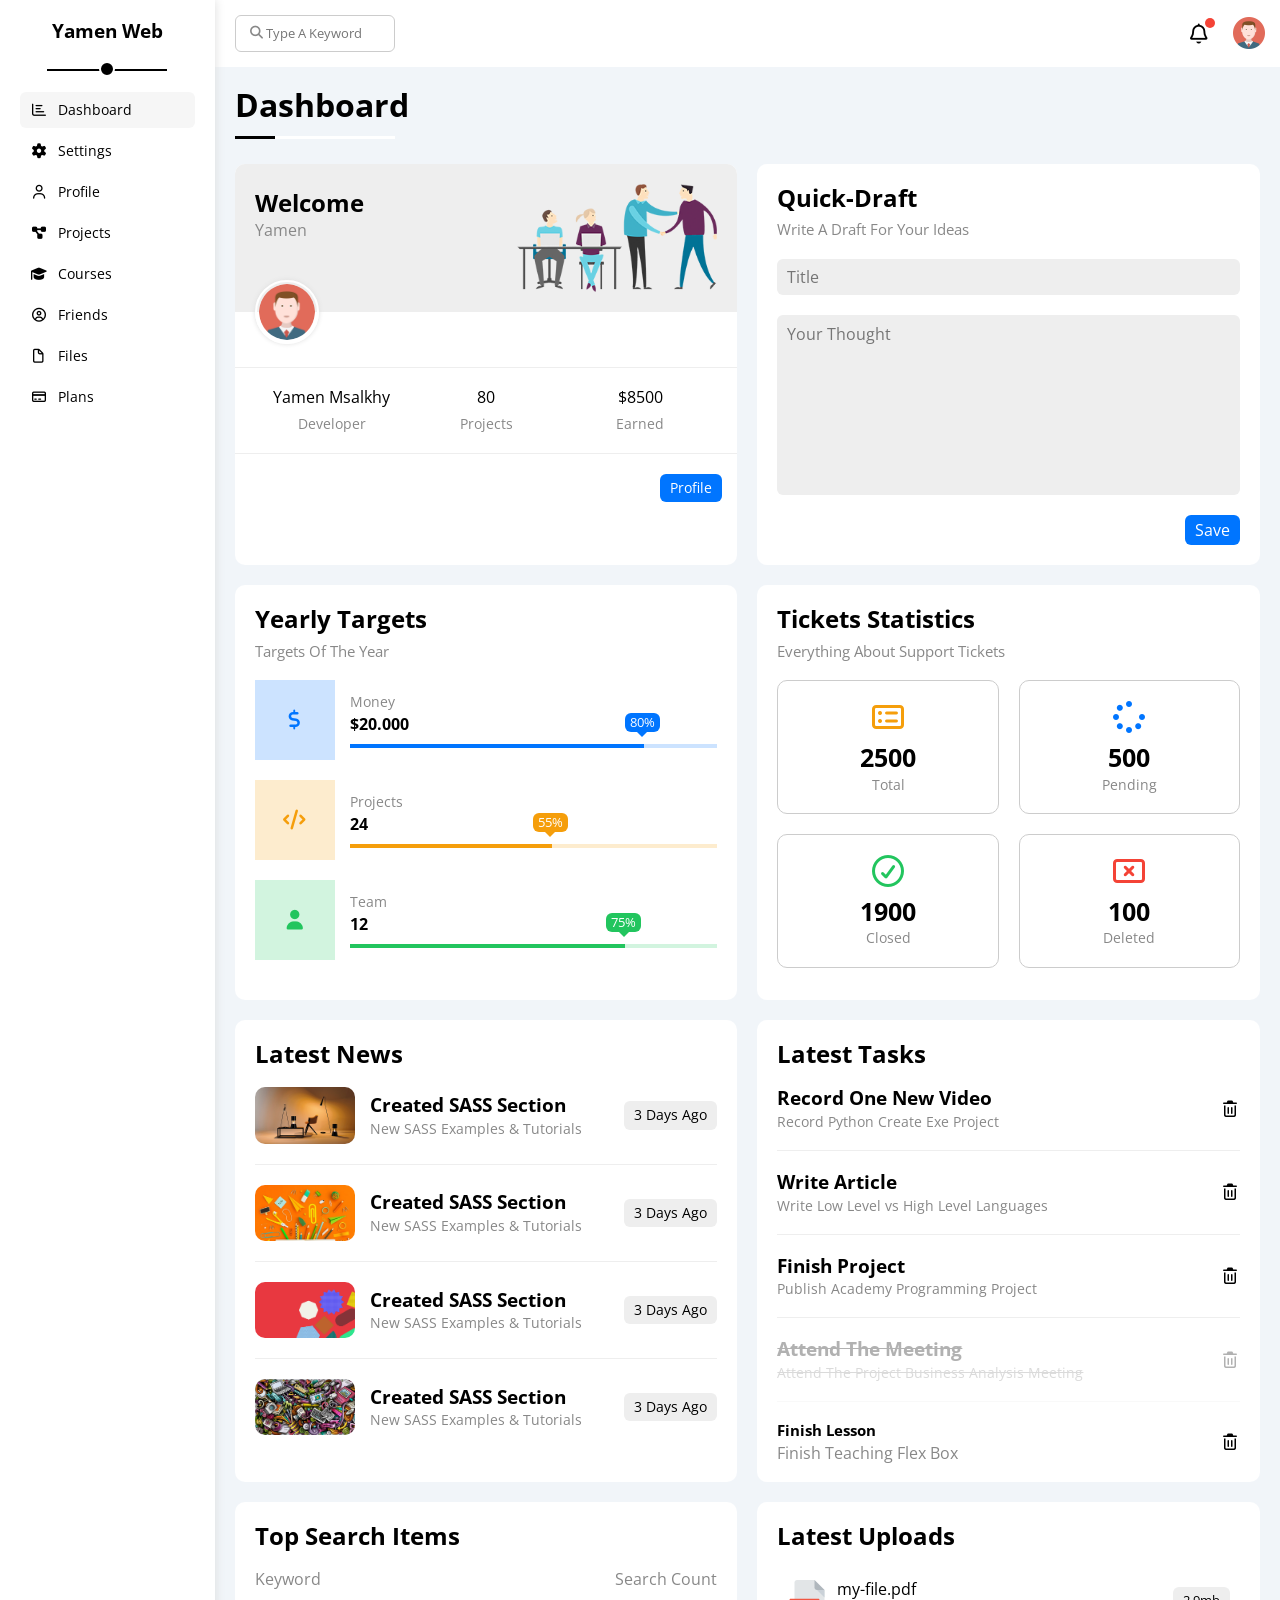
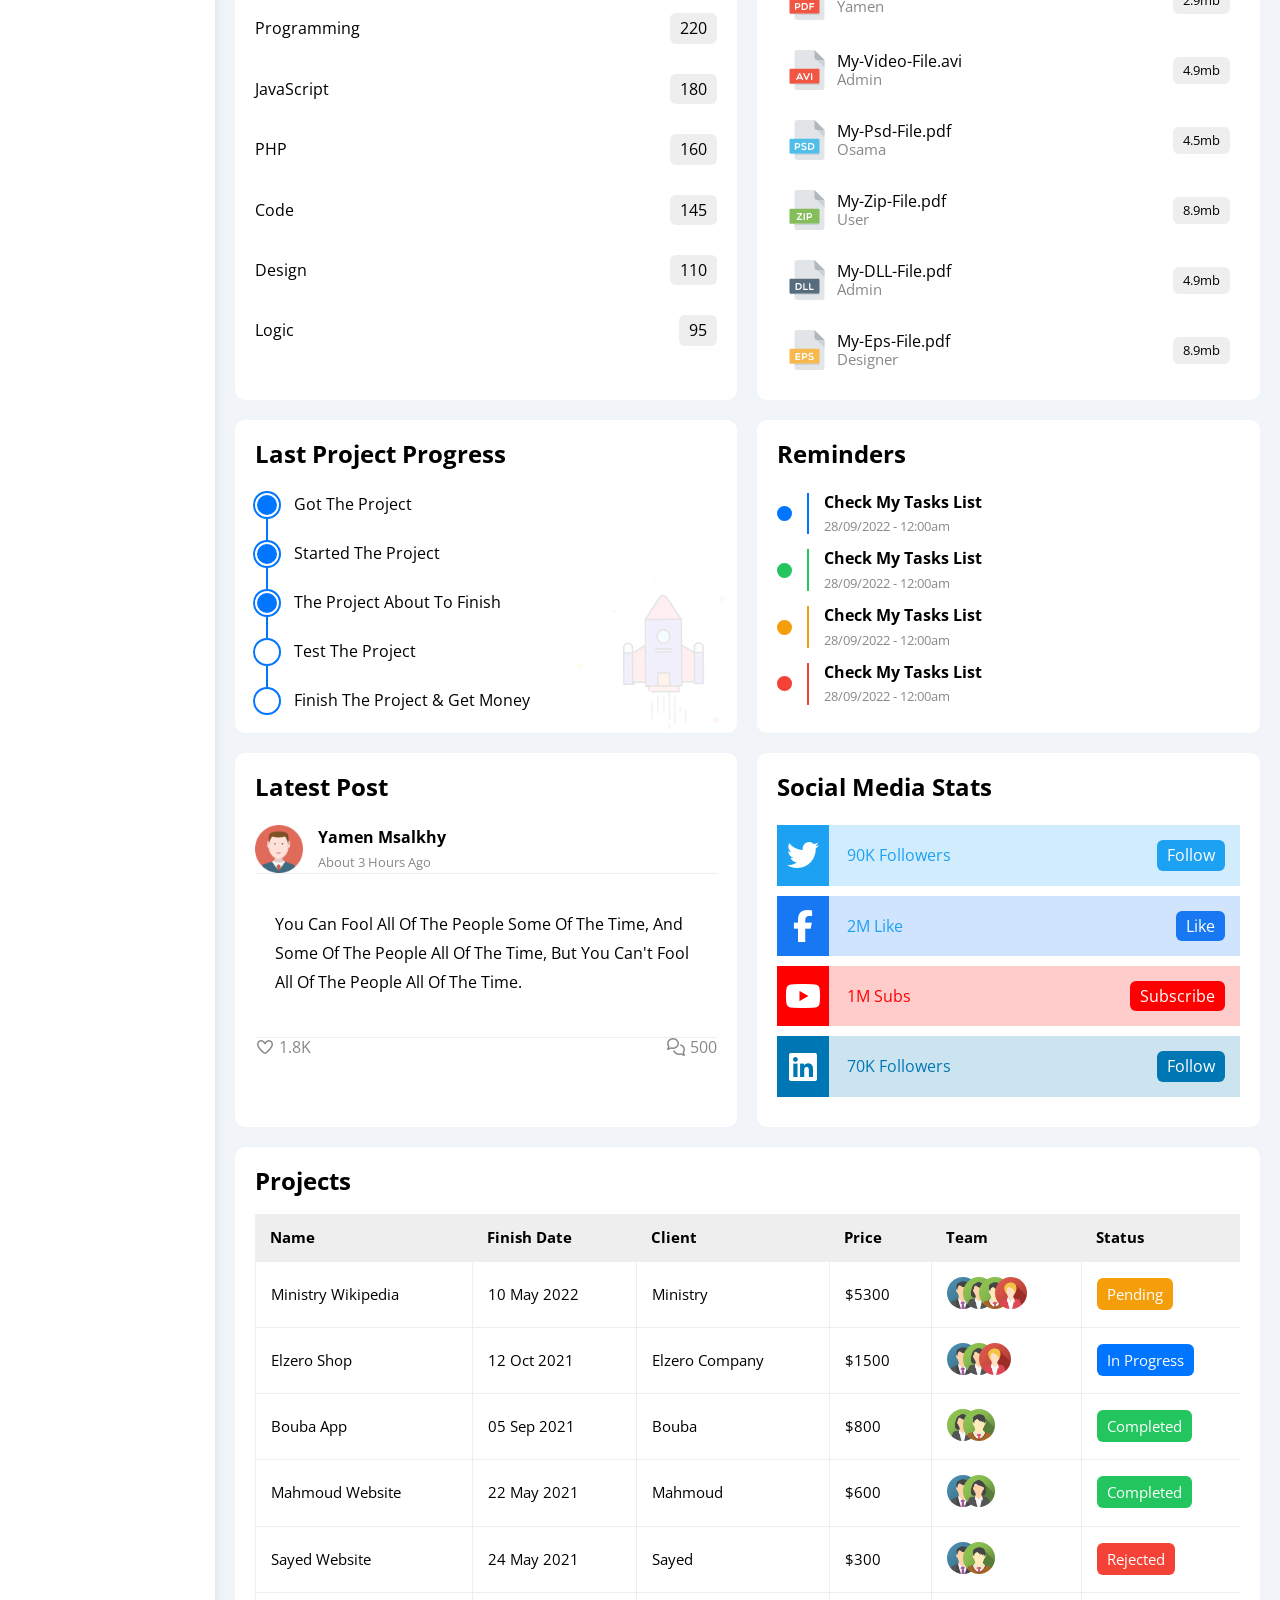
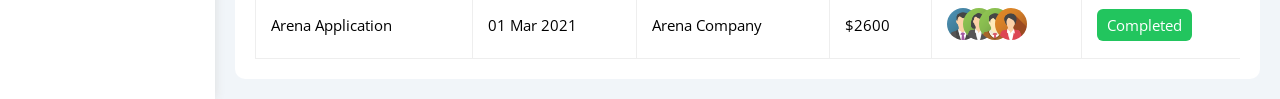
<file: index.html>
<!DOCTYPE html>
<html lang="en">
  <head>
    <meta charset="UTF-8" />
    <meta http-equiv="X-UA-Compatible" content="IE=edge" />
    <meta name="viewport" content="width=device-width, initial-scale=1.0" />
    <title>Dash board</title>
    <link rel="stylesheet" href="css/normalize.css" />
    <link rel="stylesheet" href="css/all.min.css" />
        <link rel="stylesheet" href="css/framework.css" />
      
    <!-- Font Awesome -->
    
      <link rel="stylesheet" href="css/master.css" />
    <!-- Google Fonts -->
     <link rel="preconnect" href="https://fonts.googleapis.com">
<link rel="preconnect" href="https://fonts.gstatic.com" crossorigin>
<link href="https://fonts.googleapis.com/css2?family=Cairo:wght@200..1000&family=Open+Sans:ital,wght@0,300..800;1,300..800&display=swap" rel="stylesheet">

  </head>
  <body>
    <div class="page">
        <div class="sidebar p-20 pos-r">
            <h3>
               <a href="index.html">Yamen Web</a>
                
            </h3>
            <ul>
          <li>
            <a class="active d-flex align-center fs-14 c-black rad-6 p-10" href="index.html">
              <i class="fa-regular fa-chart-bar fa-fw"></i>
              <span>Dashboard</span>
            </a>
          </li>
          <li>
            <a class="d-flex align-center fs-14 c-black rad-6 p-10" href="settings.html">
              <i class="fa-solid fa-gear fa-fw"></i>
              <span>Settings</span>
            </a>
          </li>
          <li>
            <a class="d-flex align-center fs-14 c-black rad-6 p-10" href="profile.html">
              <i class="fa-regular fa-user fa-fw"></i>
              <span>Profile</span>
            </a>
          </li>
          <li>
            <a class="d-flex align-center fs-14 c-black rad-6 p-10" href="projects.html">
              <i class="fa-solid fa-diagram-project fa-fw"></i>
              <span>Projects</span>
            </a>
          </li>
          <li>
            <a class="d-flex align-center fs-14 c-black rad-6 p-10" href="courses.html">
              <i class="fa-solid fa-graduation-cap fa-fw"></i>
              <span>Courses</span>
            </a>
          </li>
          <li>
            <a class="d-flex align-center fs-14 c-black rad-6 p-10" href="friends.html">
              <i class="fa-regular fa-circle-user fa-fw"></i>
              <span>Friends</span>
            </a>
          </li>
          <li>
            <a class="d-flex align-center fs-14 c-black rad-6 p-10" href="files.html">
              <i class="fa-regular fa-file fa-fw"></i>
              <span>Files</span>
            </a>
          </li>
          <li>
            <a class="d-flex align-center fs-14 c-black rad-6 p-10" href="plans.html">
              <i class="fa-regular fa-credit-card fa-fw"></i>
              <span>Plans</span>
            </a>
          </li>
        </ul>
        </div>
        <div class="content w-full">
          <div class="head bg-white w-full p-15">
            <div class="search-holder pos-r rad-6">
               <input type="search" class="p-10 rad-6"placeholder="Type A Keyword" >
            </div>
           
            <div class="icons">
              <span class="red-point"></span>
            <i class="fa-regular fa-bell fa-lg"></i>
            <img src="imgs/avatar.png" alt="">
            </div>
          </div>
          <h1 class="pos-r">Dashboard</h2>
            <div class="wrapper d-grid gap-20 ">
              <div class="welcome rad-10 txt-c-mobile dis-blo">
                <div class="intro p-20" >
                 <div class="welcome-holder">
                   <h2 class="m-0">Welcome</h2>
                   <p>Yamen</p>
                 </div>
                 <img src="imgs/welcome.png" class="d-none-mobile" alt="">
                </div>
                <img src="imgs/avatar.png" alt="" class="avatar">
                 <div class="body txt-c p-20 d-flex">
                <div>
                  Yamen Msalkhy
                  <span class="d-block color-gray fs-14">Developer</span>
                </div>
      
                <div>
                  80
                  <span class="d-block color-gray fs-14">Projects</span>
                </div>
            
                       <div>
                  $8500
                  <span class="d-block color-gray fs-14">Earned</span>
                </div>
                   </div>
                   <a href="profile.html" class="visit d-block fs-14 bg-blue color-white w-fit btn-shape">Profile</a>
               </div> 
               
           
            <div class="quick-draft bg-white rad-10 txt-c-mobile d-block p-20">
              <h2  class="mt-0 mb-10" > Quick-Draft</h2>
              <p class="mt-0 mb-20 color-gray fs-15">Write A Draft For Your Ideas</p>
              <form >
              <input type="text" placeholder="Title" class="d-block  mb-20 w-full border-none bg-eee rad-6 p-10 he-36 ">
              <textarea name="" id="" placeholder="Your Thought" class="d-block  mb-20 w-full border-none bg-eee rad-6 p-10 he-180 re-none"></textarea>
             <input type="submit"  value="Save" class="d-block w-fit btn-shape border-none bg-blue color-white">
             </form>
            </div>
            <div class="targets bg-white rad-10  d-block p-20">
               <h2  class="mt-0 mb-10" >Yearly Targets</h2>
                <p class="mt-0 mb-20 color-gray fs-15">Targets Of The Year</p>
                <div class="center-flex mb-20 target-row blue">
                  <div class="icon center-flex">
                    <i class="fa-solid fa-dollar-sign fa-lg color-blue"></i>
                  </div>
                  <div class="details">
                    <span class="fs-14 color-gray">Money</span>
                    <span class="d-block mt-5 mb-10 fw-bold">$20.000</span>
                    <div class="progress pos-r" ><span class="bg-blue blue d-block" style="width: 80%;"> <span class="bg-blue">80%</span></span>
                    
                    </div>
                  </div>
                </div>
               <div class="center-flex mb-20 target-row orange">
                 <div class="icon center-flex">
                  <i class="fa-solid fa-code fa-lg "></i>
                 </div>
                       <div class="details">
                    <span class="fs-14 color-gray">Projects</span>
                <span class="d-block mt-5 mb-10 fw-bold">24</span>
                <div class="progress pos-r">
                  <span class="bg-orange orange" style="width: 55%">
                    <span class="bg-orange">55%</span>
                  </span>
                </div>
                  </div>
                </div>
                <div class="center-flex mb-20 target-row green">
                   <div class="icon center-flex">
                    <i class="fa-solid fa-user fa-lg "></i>
                   </div>
                <div class="details">
                   <span class="fs-14 color-gray">Team</span>
                <span class="d-block mt-5 mb-10 fw-bold">12</span>
                <div class="progress pos-r">
                  <span class="bg-green green" style="width: 75%">
                    <span class="bg-green">75%</span>
                  </span>
                </div>
               </div>
                </div>
                
            </div>
             <div class="tickets bg-white rad-10 txt-c-mobile d-block p-20">
               <h2  class="mt-0 mb-10" >Tickets Statistics</h2>
                <p class="mt-0 mb-20 color-gray fs-15">Everything About Support Tickets</p>
                <div class="d-flex gap-20 flex-wrap txt-c">
                  <div class="box p-20 rad-10 w-full-mobile"> <i class="fa-regular fa-rectangle-list fa-2x mb-10 color-orange"></i>
                    <span class="d-block fs-25 fw-bold mb-5">2500</span><span class="color-gray fs-14 d-block">Total</span></div>
                  <div class="box  p-20 rad-10 w-full-mobile "><i class="fa-solid fa-spinner fa-2x mb-10 color-blue"></i>
                    <span class="d-block fs-25 fw-bold mb-5">500</span><span class="color-gray fs-14 d-block">Pending</span></div>
                  <div class="box p-20 rad-10 w-full-mobile"><i class="fa-regular fa-circle-check fa-2x mb-10 color-green"></i>
                    <span class="d-block fs-25 fw-bold mb-5">1900</span><span class="color-gray fs-14 d-block">Closed</span></div>
                  <div class="box p-20 rad-10 w-full-mobile"><i class="fa-regular fa-rectangle-xmark fa-2x mb-10 color-red"></i>
                    <span class="d-block fs-25 fw-bold mb-5">100</span><span class="color-gray fs-14 d-block">Deleted</span></div>
                </div>
                 </div>
                 <div class="latest-news bg-white rad-10 txt-c-mobile d-block p-20">
                   <h2  class="mt-0 mb-20" >Latest News</h2>
                   <div class="box d-flex d-block-mobile txt-c-mobile align-center">
                    <img src="imgs/news-01.png" alt="">
                    <div class="info">
                    <h3 class="mt-0 mb-5">Created SASS Section</h3>
                    <p class="color-gray fs-14 m-0">New SASS Examples & Tutorials</p>
                    </div>
                    <div class="btn-shape bg-eee libal w-fit fs-14">3 Days Ago</div>
                  </div>
                
                       <div class="box d-flex d-block-mobile txt-c-mobile align-center">
                    <img src="imgs/news-02.png" alt="">
                    <div class="info">
                    <h3 class="mt-0 mb-5">Created SASS Section</h3>
                    <p class="color-gray fs-14 m-0">New SASS Examples & Tutorials</p>
                    </div>
                    <div class="btn-shape bg-eee libal w-fit fs-14">3 Days Ago</div>
                  </div>
                        <div class="box d-flex d-block-mobile txt-c-mobile align-center">
                    <img src="imgs/news-03.png" alt="">
                    <div class="info">
                    <h3 class="mt-0 mb-5">Created SASS Section</h3>
                    <p class="color-gray fs-14 m-0">New SASS Examples & Tutorials</p>
                    </div>
                    <div class="btn-shape bg-eee libal w-fit fs-14">3 Days Ago</div>
                  </div>
                   <div class="box d-flex d-block-mobile txt-c-mobile align-center">
                    <img src="imgs/news-04.png" alt="">
                    <div class="info">
                    <h3 class="mt-0 mb-5">Created SASS Section</h3>
                    <p class="color-gray fs-14 m-0">New SASS Examples & Tutorials</p>
                    </div>
                    <div class="btn-shape bg-eee libal w-fit fs-14">3 Days Ago</div>
                  </div>
                 </div>
                 <div class="tasks bg-white rad-10 txt-c-mobile d-block p-20">
                   <h2  class="mt-0 mb-20" >Latest Tasks</h2>
                   <div class="box d-flex d-block-mobile txt-c-mobile d-flex-between">
                   
                    <div class="info">
                    <h3 class="mt-0 mb-5">Record One New Video</h3>
                    <p class="color-gray fs-14 m-0">Record Python Create Exe Project</p>
                    </div>
                     <i class="fa-regular fa-trash-can delete"></i>
                  </div>
                
                       <div class="box d-flex d-block-mobile txt-c-mobile d-flex-between">
                    
                    <div class="info">
                    <h3 class="mt-0 mb-5">Write Article</h3>
                    <p class="color-gray fs-14 m-0">Write Low Level vs High Level Languages</p>
                    </div>
                    <i class="fa-regular fa-trash-can delete"></i>
                  </div>
                        <div class="box d-flex d-block-mobile txt-c-mobile d-flex-between">
                    
                    <div class="info">
                    <h3 class="mt-0 mb-5">Finish Project</h3>
                    <p class="color-gray fs-14 m-0">Publish Academy Programming Project</p>
                    </div>
                     <i class="fa-regular fa-trash-can delete"></i>
                  </div>
                 <div class="box d-flex d-block-mobile txt-c-mobile d-flex-between done">
                   
                    <div class="info">
                    <h3 class="mt-0 mb-5 ">Attend The Meeting</h3>
                    <p class="color-gray fs-14 m-0">Attend The Project Business Analysis Meeting</p>
                    </div>
                   <i class="fa-regular fa-trash-can delete"></i>
            
                  </div>
                       <div class="box d-flex d-block-mobile txt-c-mobile d-flex-between">
                   
                    <div class="info">
                    <h3 class="mt-0 mb-5 fs-15">Finish Lesson</h3>
                    <p class="color-gray  m-0">Finish Teaching Flex Box</p>
                    </div>
                   <i class="fa-regular fa-trash-can delete"></i>
            
                  </div>
                 </div>
                 <div class="search-items bg-white rad-10 txt-c-mobile d-block p-20">
                  <h2  class="mt-0 mb-20" >Top Search Items</h2>
                  <div class="items-head d-flex-between color-gray mb-10">
                    <div>Keyword</div>
                    <div>Search Count</div>
                  </div>
                  <div class="box d-flex-between pt-15 pb-15">
                    <span>Programming</span>
                    <span class="bg-eee btn-shape">220</span>
                  </div>
                  <div class="box d-flex-between pt-15 pb-15">
                    <span>JavaScript</span>
                    <span class="bg-eee btn-shape">180</span>
                  </div>
                  <div class="box d-flex-between pt-15 pb-15">                    
                    <span>PHP</span>
                    <span class="bg-eee btn-shape">160</span></div>
                  <div class="box d-flex-between pt-15 pb-15">                   
                     <span>Code</span>
                    <span class="bg-eee btn-shape"> 145</span></div>
                  <div class="box d-flex-between pt-15 pb-15">                 
                     <span>Design</span>
                    <span class="bg-eee btn-shape">110</span>
                  </div>
                 <div class="box d-flex-between pt-15 pb-15">                 
                     <span>Logic</span>
                    <span class="bg-eee btn-shape">95</span>
                  </div>
                 </div>
                 <div class="latest-uploads bg-white rad-10 txt-c-mobile d-block p-20">
                  <h2  class="mt-0 mb-20" >Latest Uploads</h2>
                  <ul>
                    <li class="d-flex-between p-10 mb-10">
                      <div class="d-flex">
                        <img src="imgs/pdf.svg" alt="" class="mr-10">
                        <div>
                           <span class="">my-file.pdf</span>
                        <span class="color-gray d-block fs-15">Yamen</span>
                      
                        </div>
                       
                      </div>
                      <div class="btn-shape bg-eee fs-13">2.9mb</div>
                    </li>
                         <li class="d-flex-between p-10 mb-10">
                <div class="d-flex align-center">
                  <img class="mr-10" src="imgs/avi.svg" alt="" />
                  <div>
                    <span class="d-block">My-Video-File.avi</span>
                    <span class="fs-15 color-gray">Admin</span>
                  </div>
                </div>
                <div class="bg-eee btn-shape fs-13">4.9mb</div>
              </li>
                  <li class="d-flex-between p-10 mb-10">
                <div class="d-flex align-center">
                  <img class="mr-10" src="imgs/psd.svg" alt="" />
                  <div>
                    <span class="d-block">My-Psd-File.pdf</span>
                    <span class="fs-15 color-gray">Osama</span>
                  </div>
                </div>
                <div class="bg-eee btn-shape fs-13">4.5mb</div>
              </li>
              <li class="d-flex-between p-10 mb-10">
                <div class="d-flex align-center">
                  <img class="mr-10" src="imgs/zip.svg" alt="" />
                  <div>
                    <span class="d-block">My-Zip-File.pdf</span>
                    <span class="fs-15 color-gray">User</span>
                  </div>
                </div>
                <div class="bg-eee btn-shape fs-13">8.9mb</div>
              </li>
              <li class="d-flex-between p-10 mb-10">
                <div class="d-flex align-center">
                  <img class="mr-10" src="imgs/dll.svg" alt="" />
                  <div>
                    <span class="d-block">My-DLL-File.pdf</span>
                    <span class="fs-15 color-gray">Admin</span>
                  </div>
                </div>
                <div class="bg-eee btn-shape fs-13">4.9mb</div>
              </li>
              <li class="d-flex-between p-10 ">
                <div class="d-flex align-center">
                  <img class="mr-10" src="imgs/eps.svg" alt="" />
                  <div>
                    <span class="d-block">My-Eps-File.pdf</span>
                    <span class="fs-15 color-gray">Designer</span>
                  </div>
                </div>
                <div class="bg-eee btn-shape fs-13">8.9mb</div>
              </li>
            </ul>
                  </div>
                   <div class="last-project p-20 bg-white rad-10 pos-r">
                    <h2 class="mt-0 mb-20">Last Project Progress</h2>
                 <ul class="m-0 pos-r">
              <li class="mt-25 d-flex align-center done">Got The Project</li>
              <li class="mt-25 d-flex align-center done">Started The Project</li>
              <li class="mt-25 d-flex align-center done">The Project About To Finish</li>
              <li class="mt-25 d-flex align-center current">Test The Project</li>
              <li class="mt-25 d-flex align-center">Finish The Project & Get Money</li>
                </ul>
            <img class="launch-icon d-none-mobile" src="imgs/project.png" alt="" />
          </div>
          <div class="reminders p-20 bg-white rad-10 pos-r">
            <h2 class="mt-0 mb-25">Reminders</h2>
            <ul>
              <li class="blue d-flex align-center mt-15"> <span class="key bg-blue mr-15 d-block blue"></span><div class="pl-15 blue"><p class="mb-5 mt-0 fw-bold">Check My Tasks List</p> <span class="color-gray fs-13">28/09/2022 - 12:00am</span></div></li>
              <li class="green d-flex align-center mt-15"><span class="key mr-15 d-block green"></span><div class="pl-15 green"><p class="mb-5 mt-0 fw-bold">Check My Tasks List</p> <span class="color-gray fs-13">28/09/2022 - 12:00am</span></div></li>
              <li class="orange d-flex align-center mt-15"><span class="key  mr-15 d-block orange"></span><div class="pl-15 orange"><p class="mb-5 mt-0 fw-bold">Check My Tasks List</p> <span class="color-gray fs-13">28/09/2022 - 12:00am</span></div></li>
              <li class="red d-flex align-center mt-15"><span class="key bg-red  mr-15 d-block rad"></span><div class="pl-15 red"><p class="mb-5 mt-0 fw-bold">Check My Tasks List</p> <span class="color-gray fs-13">28/09/2022 - 12:00am</span></div></li>
            </ul>
          </div>
          <div class="latest-post p-20 bg-white rad-10 pos-r">
            <h2 class="mt-0 mb-25">Latest Post</h2>
            <div class="name-holder d-flex txt-c-mobile align-center"><img src="imgs/avatar.png" alt=""><div class="info"><span class="d-block mb-5 fw-bold">Yamen Msalkhy</span> <span class="color-gray fs-13">About 3 Hours Ago</span></div></div>
            <div class="p-holder"><p class="p-20 mt-20 mb-20">You can fool all of the people some of the time, and some of the people all of the time, but you can't fool all of the people all of the time.</p></div>
            <div class="post-stats d-flex-between color-gray">
              <div>
                <i class="fa-regular fa-heart"></i>
                <span>1.8K</span>
              </div>
              <div>
                <i class="fa-regular fa-comments"></i>
                <span>500</span>
              </div>
            </div>
          </div>
          <div class="social-media p-20 bg-white rad-10 pos-r">
            <h2 class="mt-0 mb-25">Social Media Stats</h2>
            <div class="mb-10 box d-flex-between pos-r twitter p-15"><i class="fa-brands fa-twitter fa-2x  color-white h-full center-flex"></i><span>90K Followers</span><a href="" class="color-white btn-shape">Follow</a></div>
            <div class="mb-10 box d-flex-between pos-r  facebook p-15"><i class="fa-brands fa-facebook-f fa-2x color-white h-full center-flex"></i></i><span>2M Like</span><a href="" class="color-white btn-shape">Like</a></div>
           <div class="mb-10 box d-flex-between pos-r  youtube p-15"> <i class="fa-brands fa-youtube fa-2x color-white h-full center-flex"></i><span>1M Subs</span><a href="" class="color-white btn-shape">Subscribe</a></div>
           <div class="mb-10 box d-flex-between pos-r  linkedin p-15"><i class="fa-brands fa-linkedin fa-2x color-white h-full center-flex"></i><span>70K Followers</span><a href="" class="color-white btn-shape">Follow</a></div>
          </div>
          
                   </div>
                   <div class="projects p-20 bg-white rad-10 m-20">
            <h2 class="mt-0 mb-20">Projects</h2>
            <div class="responsive-table">
              <table class="fs-15 w-full">
                <thead>
                  <tr>
                     <td>Name</td>
                  <td>Finish Date</td>
                  <td>Client</td>
                  <td>Price</td>
                  <td>Team</td>
                  <td>Status</td>
                  </tr>
                </thead>
                <tbody>
                  <tr>
                       <td>Ministry Wikipedia</td>
                  <td>10 May 2022</td>
                  <td>Ministry</td>
                  <td>$5300</td>
                  <td>
                    <img src="imgs/team-01.png" alt="" />
                    <img src="imgs/team-02.png" alt="" />
                    <img src="imgs/team-03.png" alt="" />
                    <img src="imgs/team-05.png" alt="" />
                  </td>
                  <td>
                    <span class="label btn-shape bg-orange color-white">Pending</span>
                  </td>
                  </tr>
                  <tr>
                  <td>Elzero Shop</td>
                  <td>12 Oct 2021</td>
                  <td>Elzero Company</td>
                  <td>$1500</td>
                  <td>
                    <img src="imgs/team-01.png" alt="" />
                    <img src="imgs/team-02.png" alt="" />
                    <img src="imgs/team-05.png" alt="" />
                  </td>
                  <td><span class="label btn-shape bg-blue color-white">In Progress</span></td>
                </tr>
                <tr>
                  <td>Bouba App</td>
                  <td>05 Sep 2021</td>
                  <td>Bouba</td>
                  <td>$800</td>
                  <td>
                    <img src="imgs/team-02.png" alt="" />
                    <img src="imgs/team-03.png" alt="" />
                  </td>
                  <td><span class="label btn-shape bg-green color-white">Completed</span></td>
                </tr>
                <tr>
                  <td>Mahmoud Website</td>
                  <td>22 May 2021</td>
                  <td>Mahmoud</td>
                  <td>$600</td>
                  <td>
                    <img src="imgs/team-01.png" alt="" />
                    <img src="imgs/team-02.png" alt="" />
                  </td>
                  <td><span class="label btn-shape bg-green color-white">Completed</span></td>
                </tr>
                <tr>
                  <td>Sayed Website</td>
                  <td>24 May 2021</td>
                  <td>Sayed</td>
                  <td>$300</td>
                  <td>
                    <img src="imgs/team-01.png" alt="" />
                    <img src="imgs/team-03.png" alt="" />
                  </td>
                  <td><span class="label btn-shape bg-red color-white">Rejected</span></td>
                </tr>
                <tr>
                  <td>Arena Application</td>
                  <td>01 Mar 2021</td>
                  <td>Arena Company</td>
                  <td>$2600</td>
                  <td>
                    <img src="imgs/team-01.png" alt="" />
                    <img src="imgs/team-02.png" alt="" />
                    <img src="imgs/team-03.png" alt="" />
                    <img src="imgs/team-04.png" alt="" />
                  </td>
                  <td><span class="label btn-shape bg-green color-white">Completed</span></td>
                </tr>
                </tbody>
              </table>
            </div>
          </div>
             </div>
        </div>
    </div>
  </body>
</file>
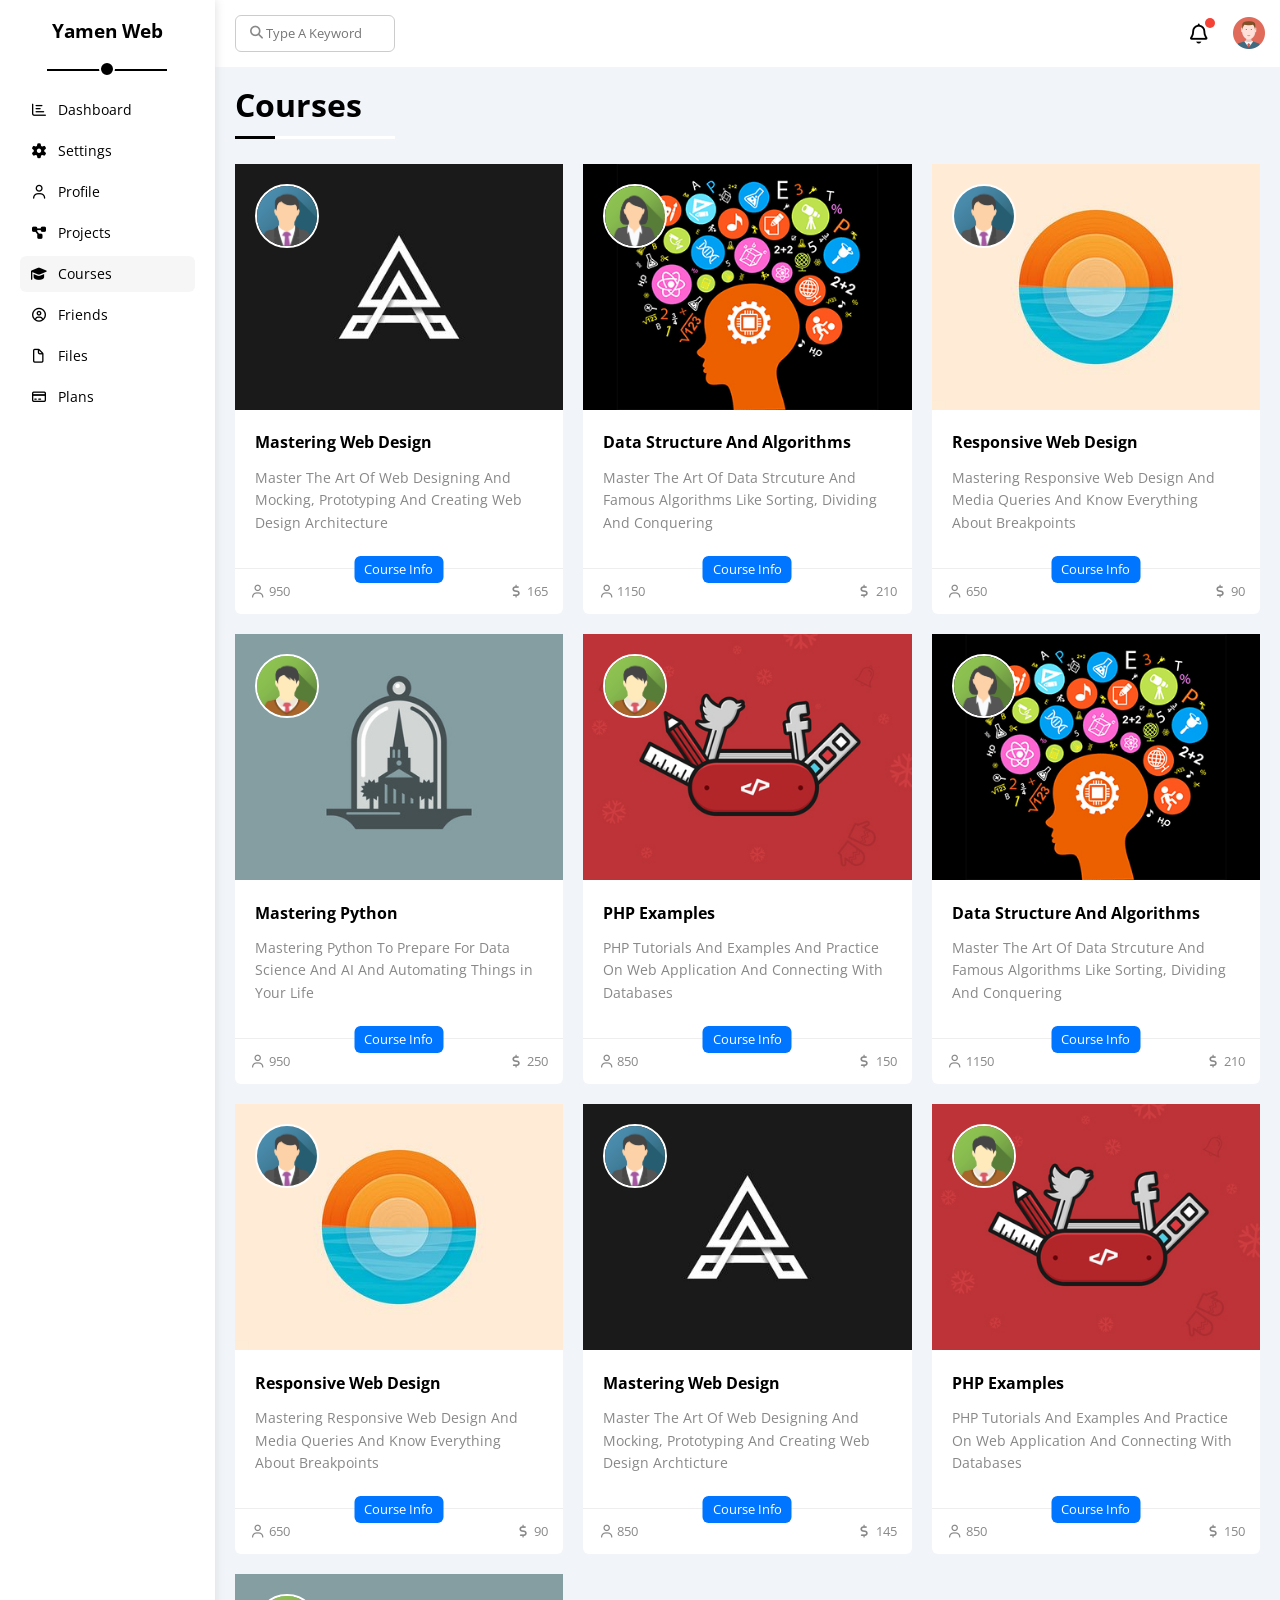
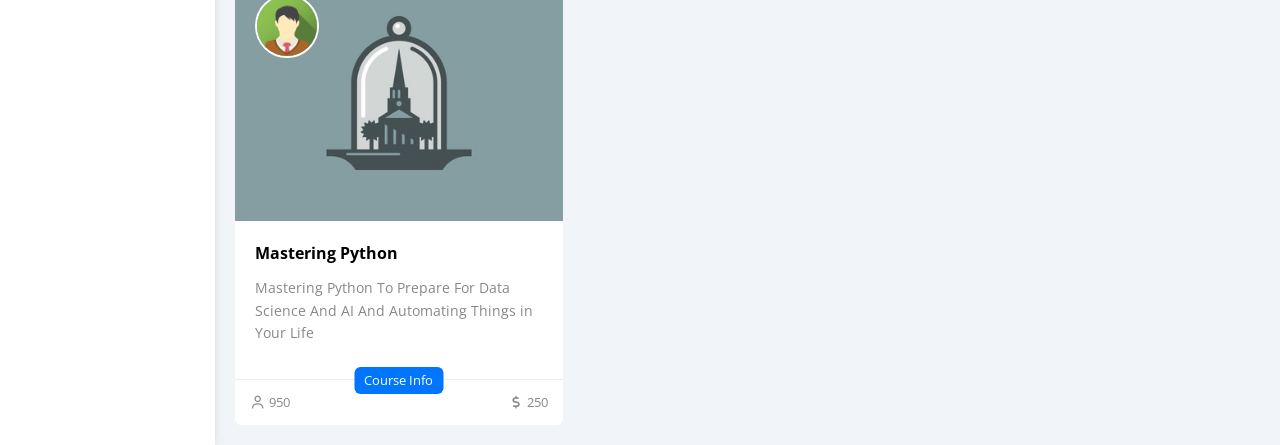
<file: courses.html>
<!DOCTYPE html>
<html lang="en">
  <head>
    <meta charset="UTF-8" />
    <meta http-equiv="X-UA-Compatible" content="IE=edge" />
    <meta name="viewport" content="width=device-width, initial-scale=1.0" />
    <title>Courses</title>
    <link rel="stylesheet" href="css/normalize.css" />
   
        
      
    <!-- Font Awesome -->
       
      
      <link rel="stylesheet" href="css/all.min.css" />
    <link rel="stylesheet" href="css/framework.css" />
    <link rel="stylesheet" href="css/master.css" />
        
    <!-- Google Fonts -->
  
     <link rel="preconnect" href="https://fonts.googleapis.com">
<link rel="preconnect" href="https://fonts.gstatic.com" crossorigin>
<link href="https://fonts.googleapis.com/css2?family=Cairo:wght@200..1000&family=Open+Sans:ital,wght@0,300..800;1,300..800&display=swap" rel="stylesheet">

  </head>
  <body>
    <div class="page">
        <div class="sidebar p-20 pos-r">
            <h3>
               <a href="index.html">Yamen Web</a>
                
            </h3>
            <ul>
          <li>
            <a class=" d-flex align-center fs-14 c-black rad-6 p-10" href="index.html">
              <i class="fa-regular fa-chart-bar fa-fw"></i>
              <span>Dashboard</span>
            </a>
          </li>
          <li>
            <a class=" d-flex align-center fs-14 c-black rad-6 p-10" href="settings.html">
              <i class="fa-solid fa-gear fa-fw"></i>
              <span>Settings</span>
            </a>
          </li>
          <li>
            <a class=" d-flex align-center fs-14 c-black rad-6 p-10" href="profile.html">
              <i class="fa-regular fa-user fa-fw"></i>
              <span>Profile</span>
            </a>
          </li>
          <li>
            <a class=" d-flex align-center fs-14 c-black rad-6 p-10" href="projects.html">
              <i class="fa-solid fa-diagram-project fa-fw"></i>
              <span>Projects</span>
            </a>
          </li>
          <li>
            <a class="active d-flex align-center fs-14 c-black rad-6 p-10" href="courses.html">
              <i class="fa-solid fa-graduation-cap fa-fw"></i>
              <span>Courses</span>
            </a>
          </li>
          <li>
            <a class="d-flex align-center fs-14 c-black rad-6 p-10" href="friends.html">
              <i class="fa-regular fa-circle-user fa-fw"></i>
              <span>Friends</span>
            </a>
          </li>
          <li>
            <a class="d-flex align-center fs-14 c-black rad-6 p-10" href="files.html">
              <i class="fa-regular fa-file fa-fw"></i>
              <span>Files</span>
            </a>
          </li>
          <li>
            <a class="d-flex align-center fs-14 c-black rad-6 p-10" href="plans.html">
              <i class="fa-regular fa-credit-card fa-fw"></i>
              <span>Plans</span>
            </a>
          </li>
        </ul>
        </div>
        <div class="content w-full">
          <div class="head bg-white w-full p-15">
            <div class="search-holder pos-r rad-6">
               <input type="search" class="p-10 rad-6"placeholder="Type A Keyword" >
            </div>
           
            <div class="icons">
              <span class="red-point"></span>
            <i class="fa-regular fa-bell fa-lg"></i>
            <img src="imgs/avatar.png" alt="">
            </div>
          </div>
          <h1 class="pos-r">Courses</h1>
           <div class="courses-page d-grid m-20 gap-20">
          <div class="course bg-white rad-6 pos-r">
            <div class="img-holder ">
            <img class="cover" src="imgs/course-01.jpg" alt="" />
            <img class="instructor" src="imgs/team-01.png" alt="" />
            </div>
            
            <div class="p-20">
              <h4 class="m-0">Mastering Web Design</h4>
              <p class="description color-gray mt-15 fs-14">
                Master The Art Of Web Designing And Mocking, Prototyping And Creating Web Design Architecture
              </p>
            </div>
            <div class="info p-15 pos-r d-flex-between">
              <span class="title bg-blue color-white btn-shape">Course Info</span>
              <span class="color-gray">
                <i class="fa-regular fa-user"></i>
                950
              </span>
              <span class="color-gray">
                <i class="fa-solid fa-dollar-sign"></i>
                165
              </span>
            </div>
          </div>
          <div class="course bg-white rad-6 pos-r">
            <div class="img-holder w-full"></div>
            <img class="cover" src="imgs/course-02.jpg" alt="" />
            <img class="instructor" src="imgs/team-02.png" alt="" />
           
            <div class="p-20">
              <h4 class="m-0">Data Structure And Algorithms</h4>
              <p class="description color-gray mt-15 fs-14">
                Master The Art Of Data Strcuture And Famous Algorithms Like Sorting, Dividing And Conquering
              </p>
            </div>
            <div class="info p-15 pos-r d-flex-between">
              <span class="title bg-blue color-white btn-shape">Course Info</span>
              <span class="color-gray"> <i class="fa-regular fa-user"></i> 1150</span>
              <span class="color-gray"><i class="fa-solid fa-dollar-sign"></i> 210</span>
            </div>
          </div>
          <div class="course bg-white rad-6 pos-r">
            <div class="img-holder w-full"></div>
            <img class="cover" src="imgs/course-03.jpg" alt="" />
            <img class="instructor" src="imgs/team-01.png" alt="" />
            
            <div class="p-20">
              <h4 class="m-0">Responsive Web Design</h4>
              <p class="description color-gray mt-15 fs-14">
                Mastering Responsive Web Design And Media Queries And Know Everything About Breakpoints
              </p>
            </div>
            <div class="info p-15 pos-r d-flex-between">
              <span class="title bg-blue color-white btn-shape">Course Info</span>
              <span class="color-gray"> <i class="fa-regular fa-user"></i> 650</span>
              <span class="color-gray"><i class="fa-solid fa-dollar-sign"></i> 90</span>
            </div>
     </div>
          <div class="course bg-white rad-6 pos-r">
            <div class="img-holder w-full"></div>
            <img class="cover" src="imgs/course-04.jpg" alt="" />
            <img class="instructor" src="imgs/team-03.png" alt="" />
            
            <div class="p-20">
              <h4 class="m-0">Mastering Python</h4>
              <p class="description color-gray mt-15 fs-14">
                Mastering Python To Prepare For Data Science And AI And Automating Things in Your Life
              </p>
            </div>
            <div class="info p-15 pos-r d-flex-between">
              <span class="title bg-blue color-white btn-shape">Course Info</span>
              <span class="color-gray"> <i class="fa-regular fa-user"></i> 950</span>
              <span class="color-gray"><i class="fa-solid fa-dollar-sign"></i> 250</span>
            </div>
        </div>
          <div class="course bg-white rad-6 pos-r">
            <div class="img-holder w-full"></div>
            <img class="cover" src="imgs/course-05.jpg" alt="" />
            <img class="instructor" src="imgs/team-03.png" alt="" />
            
            <div class="p-20">
              <h4 class="m-0">PHP Examples</h4>
              <p class="description color-gray mt-15 fs-14">
                PHP Tutorials And Examples And Practice On Web Application And Connecting With Databases
              </p>
            </div>
            <div class="info p-15 pos-r d-flex-between">
              <span class="title bg-blue color-white btn-shape">Course Info</span>
              <span class="color-gray"> <i class="fa-regular fa-user"></i> 850</span>
              <span class="color-gray"><i class="fa-solid fa-dollar-sign"></i> 150</span>
            </div>
         </div>
          <div class="course bg-white rad-6 pos-r">
            <div class="img-holder w-full"></div>
            <img class="cover" src="imgs/course-02.jpg" alt="" />
            <img class="instructor" src="imgs/team-02.png" alt="" />
            
            <div class="p-20">
              <h4 class="m-0">Data Structure And Algorithms</h4>
              <p class="description color-gray mt-15 fs-14">
                Master The Art Of Data Strcuture And Famous Algorithms Like Sorting, Dividing And Conquering
              </p>
            </div>
            <div class="info p-15 pos-r d-flex-between">
              <span class="title bg-blue color-white btn-shape">Course Info</span>
              <span class="color-gray"> <i class="fa-regular fa-user"></i> 1150</span>
              <span class="color-gray"><i class="fa-solid fa-dollar-sign"></i> 210</span>
            </div>
         </div>
          <div class="course bg-white rad-6 pos-r">
            <div class="img-holder w-full"></div>
            <img class="cover" src="imgs/course-03.jpg" alt="" />
            <img class="instructor" src="imgs/team-01.png" alt="" />
            
            <div class="p-20">
              <h4 class="m-0">Responsive Web Design</h4>
              <p class="description color-gray mt-15 fs-14">
                Mastering Responsive Web Design And Media Queries And Know Everything About Breakpoints
              </p>
            </div>
            <div class="info p-15 pos-r d-flex-between">
              <span class="title bg-blue color-white btn-shape">Course Info</span>
              <span class="color-gray"> <i class="fa-regular fa-user"></i> 650</span>
              <span class="color-gray"><i class="fa-solid fa-dollar-sign"></i> 90</span>
            </div>
         </div>
          <div class="course bg-white rad-6 pos-r">
            <div class="img-holder w-full"></div>
            <img class="cover" src="imgs/course-01.jpg" alt="" />
            <img class="instructor" src="imgs/team-01.png" alt="" />
            
            <div class="p-20">
              <h4 class="m-0">Mastering Web Design</h4>
              <p class="description color-gray mt-15 fs-14">
                Master The Art Of Web Designing And Mocking, Prototyping And Creating Web Design Archticture
              </p>
            </div>
            <div class="info p-15 pos-r d-flex-between">
              <span class="title bg-blue color-white btn-shape">Course Info</span>
              <span class="color-gray"> <i class="fa-regular fa-user"></i> 850</span>
              <span class="color-gray"><i class="fa-solid fa-dollar-sign"></i> 145</span>
            </div>
         </div>
          <div class="course bg-white rad-6 pos-r">
            <div class="img-holder w-full"></div>
            <img class="cover" src="imgs/course-05.jpg" alt="" />
            <img class="instructor" src="imgs/team-03.png" alt="" />
            
            <div class="p-20">
              <h4 class="m-0">PHP Examples</h4>
              <p class="description color-gray mt-15 fs-14">
                PHP Tutorials And Examples And Practice On Web Application And Connecting With Databases
              </p>
            </div>
            <div class="info p-15 pos-r d-flex-between">
              <span class="title bg-blue color-white btn-shape">Course Info</span>
              <span class="color-gray"> <i class="fa-regular fa-user"></i> 850</span>
              <span class="color-gray"><i class="fa-solid fa-dollar-sign"></i> 150</span>
            </div>
          </div>
          <div class="course bg-white rad-6 pos-r">
            <div class="img-holder w-full">
            <img class="cover" src="imgs/course-04.jpg" alt="" />
            <img class="instructor" src="imgs/team-03.png" alt="" />
            </div>
            <div class="p-20">
              <h4 class="m-0">Mastering Python</h4>
              <p class="description color-gray mt-15 fs-14">
                Mastering Python To Prepare For Data Science And AI And Automating Things in Your Life
              </p>
            </div>
            <div class="info p-15 pos-r d-flex-between">
              <span class="title bg-blue color-white btn-shape">Course Info</span>
              <span class="color-gray"> <i class="fa-regular fa-user"></i> 950</span>
              <span class="color-gray"><i class="fa-solid fa-dollar-sign"></i> 250</span>
            </div>
          </div>
        </div>
      </div>
    </div>
  </body>
</html>
</file>
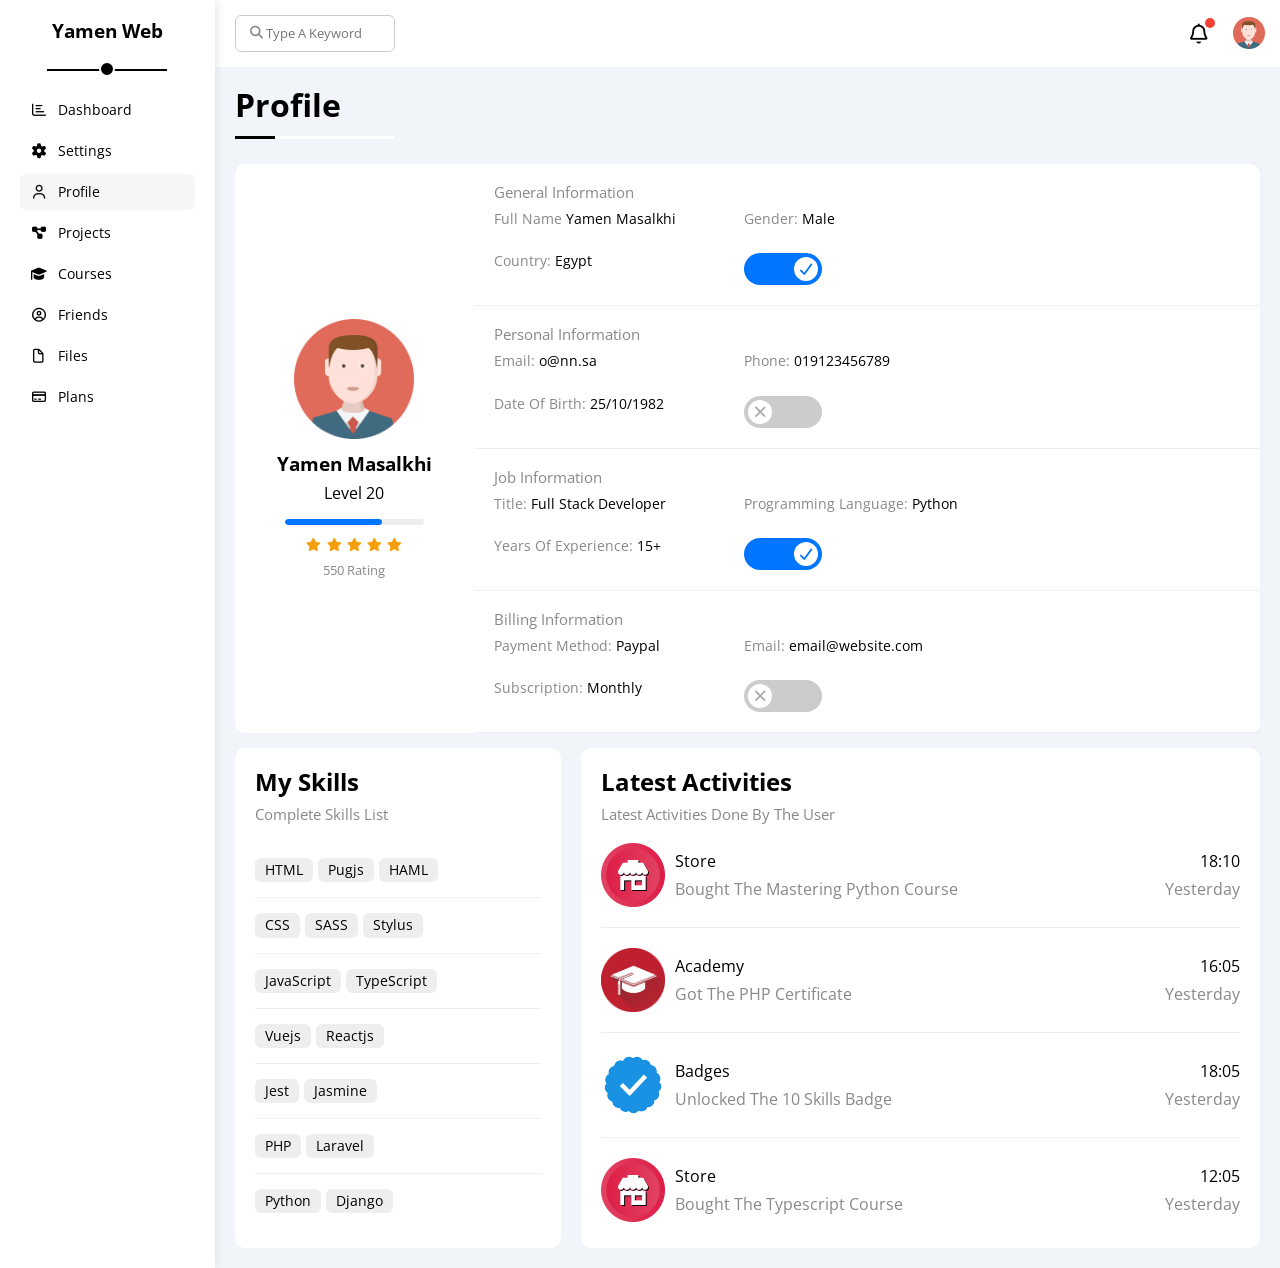
<file: profile.html>
<!DOCTYPE html>
<html lang="en">
  <head>
    <meta charset="UTF-8" />
    <meta http-equiv="X-UA-Compatible" content="IE=edge" />
    <meta name="viewport" content="width=device-width, initial-scale=1.0" />
    <title>Profile</title>
    <link rel="stylesheet" href="css/normalize.css" />
   
        
      
    <!-- Font Awesome -->
       
      
      <link rel="stylesheet" href="css/all.min.css" />
    <link rel="stylesheet" href="css/framework.css" />
    <link rel="stylesheet" href="css/master.css" />
        
    <!-- Google Fonts -->
  
     <link rel="preconnect" href="https://fonts.googleapis.com">
<link rel="preconnect" href="https://fonts.gstatic.com" crossorigin>
<link href="https://fonts.googleapis.com/css2?family=Cairo:wght@200..1000&family=Open+Sans:ital,wght@0,300..800;1,300..800&display=swap" rel="stylesheet">

  </head>
  <body>
    <div class="page">
        <div class="sidebar p-20 pos-r">
            <h3>
               <a href="index.html">Yamen Web</a>
                
            </h3>
            <ul>
          <li>
            <a class=" d-flex align-center fs-14 c-black rad-6 p-10" href="index.html">
              <i class="fa-regular fa-chart-bar fa-fw"></i>
              <span>Dashboard</span>
            </a>
          </li>
          <li>
            <a class=" d-flex align-center fs-14 c-black rad-6 p-10" href="settings.html">
              <i class="fa-solid fa-gear fa-fw"></i>
              <span>Settings</span>
            </a>
          </li>
          <li>
            <a class="active d-flex align-center fs-14 c-black rad-6 p-10" href="profile.html">
              <i class="fa-regular fa-user fa-fw"></i>
              <span>Profile</span>
            </a>
          </li>
          <li>
            <a class="d-flex align-center fs-14 c-black rad-6 p-10" href="projects.html">
              <i class="fa-solid fa-diagram-project fa-fw"></i>
              <span>Projects</span>
            </a>
          </li>
          <li>
            <a class="d-flex align-center fs-14 c-black rad-6 p-10" href="courses.html">
              <i class="fa-solid fa-graduation-cap fa-fw"></i>
              <span>Courses</span>
            </a>
          </li>
          <li>
            <a class="d-flex align-center fs-14 c-black rad-6 p-10" href="friends.html">
              <i class="fa-regular fa-circle-user fa-fw"></i>
              <span>Friends</span>
            </a>
          </li>
          <li>
            <a class="d-flex align-center fs-14 c-black rad-6 p-10" href="files.html">
              <i class="fa-regular fa-file fa-fw"></i>
              <span>Files</span>
            </a>
          </li>
          <li>
            <a class="d-flex align-center fs-14 c-black rad-6 p-10" href="plans.html">
              <i class="fa-regular fa-credit-card fa-fw"></i>
              <span>Plans</span>
            </a>
          </li>
        </ul>
        </div>
        <div class="content w-full">
          <div class="head bg-white w-full p-15">
            <div class="search-holder pos-r rad-6">
               <input type="search" class="p-10 rad-6"placeholder="Type A Keyword" >
            </div>
           
            <div class="icons">
              <span class="red-point"></span>
            <i class="fa-regular fa-bell fa-lg"></i>
            <img src="imgs/avatar.png" alt="">
            </div>
          </div>
          <h1 class="pos-r">Profile</h1>
           <div class="wrapper m-20">
             <div class="overview bg-white rad-10 d-flex align-center">
              <div class="avatar-box txt-c p-20">
              <img class="rad-half mb-10" src="imgs/avatar.png" alt="" />
              <h3 class="m-0">Yamen Masalkhi</h3>
              <p class="color-grey mt-10">Level 20</p>
              <div class="level rad-6 bg-eee pos-r">
                <span style="width: 70%"></span>
              </div>
              <div class="rating mt-10 mb-10">
                <i class="fa-solid fa-star color-orange fs-13"></i>
                <i class="fa-solid fa-star color-orange fs-13"></i>
                <i class="fa-solid fa-star color-orange fs-13"></i>
                <i class="fa-solid fa-star color-orange fs-13"></i>
                <i class="fa-solid fa-star color-orange fs-13"></i>
              </div>
              <p class="color-gray m-0 fs-13">550 Rating</p>
            </div>
            <div class="info-box w-full txt-c-mobile">
              <!-- Start Information Row -->
              <div class="box p-20 d-flex align-center">
                <h4 class="color-gray fs-15 m-0 w-full">General Information</h4>
                <div class="fs-14">
                  <span class="color-gray">Full Name</span>
                  <span>Yamen Masalkhi</span>
                </div>
                <div class="fs-14">
                  <span class="color-gray">Gender:</span>
                  <span>Male</span>
                </div>
                <div class="fs-14">
                  <span class="color-gray">Country:</span>
                  <span>Egypt</span>
                </div>
                <div class="fs-14">
                  <label>
                    <input class="toggle-checkbox" type="checkbox" checked />
                    <div class="toggle-switch"></div>
                  </label>
                </div>
                </div>
                <div class="box p-20 d-flex align-center">
                <h4 class="color-gray w-full fs-15 m-0">Personal Information</h4>
                <div class="fs-14">
                  <span class="color-gray">Email:</span>
                  <span>o@nn.sa</span>
                </div>
                <div class="fs-14">
                  <span class="color-gray">Phone:</span>
                  <span>019123456789</span>
                </div>
                <div class="fs-14">
                  <span class="color-gray">Date Of Birth:</span>
                  <span>25/10/1982</span>
                </div>
                <div class="fs-14">
                  <label>
                    <input class="toggle-checkbox" type="checkbox" />
                    <div class="toggle-switch"></div>
                  </label>
                </div>
              </div>
              <!-- End Information Row -->
              <!-- Start Information Row -->
              <div class="box p-20 d-flex align-center">
                <h4 class="color-gray w-full fs-15 m-0">Job Information</h4>
                <div class="fs-14">
                  <span class="color-gray">Title:</span>
                  <span>Full Stack Developer</span>
                </div>
                <div class="fs-14">
                  <span class="color-gray">Programming Language:</span>
                  <span>Python</span>
                </div>
                <div class="fs-14">
                  <span class="color-gray">Years Of Experience:</span>
                  <span>15+</span>
                </div>
                <div class="fs-14">
                  <label>
                    <input class="toggle-checkbox" type="checkbox" checked />
                    <div class="toggle-switch"></div>
                  </label>
                </div>
              </div>
              <!-- End Information Row -->
              <!-- Start Information Row -->
              <div class="box p-20 d-flex align-center">
                <h4 class="color-gray w-full fs-15 m-0">Billing Information</h4>
                <div class="fs-14">
                  <span class="color-gray">Payment Method:</span>
                  <span>Paypal</span>
                </div>
                <div class="fs-14">
                  <span class="color-gray">Email:</span>
                  <span>email@website.com</span>
                </div>
                <div class="fs-14">
                  <span class="color-gray">Subscription:</span>
                  <span>Monthly</span>
                </div>
                <div class="fs-14">
                  <label>
                    <input class="toggle-checkbox" type="checkbox" />
                    <div class="toggle-switch"></div>
                  </label>
                </div>
              </div>
              <!-- End Information Row -->
            
          </div>
              </div>
 
              <!-- End Information Row -->
            
      
          <!-- End Overview -->
          <!-- Start Other Data -->
          <div class="other-data d-flex gap-20 mt-15">
            <div class="skills-card p-20 bg-white rad-10 mt-20">
              <h2 class="mt-0 mb-10">My Skills</h2>
              <p class="mt-0 mb-20 color-gray fs-15">Complete Skills List</p>
              <ul class="m-0 txt-c-mobile">
                <li><span>HTML</span><span>Pugjs</span><span>HAML</span></li>
                <li><span>CSS</span><span>SASS</span><span>Stylus</span></li>
                <li><span>JavaScript</span><span>TypeScript</span></li>
                <li><span>Vuejs</span><span>Reactjs</span></li>
                <li><span>Jest</span><span>Jasmine</span></li>
                <li><span>PHP</span><span>Laravel</span></li>
                <li><span>Python</span><span>Django</span></li>
              </ul>
            </div>
            <div class="activities p-20 bg-white rad-10 mt-20">
              <h2 class="mt-0 mb-10">Latest Activities</h2>
              <p class="mt-0 mb-20 color-gray fs-15">Latest Activities Done By The User</p>
              <div class="activity d-flex align-center txt-c-mobile">
                <img src="imgs/activity-01.png" alt="" />
                <div class="info">
                  <span class="d-block mb-10">Store</span>
                  <span class="color-gray">Bought The Mastering Python Course</span>
                </div>
                <div class="date">
                  <span class="d-block mb-10">18:10</span>
                  <span class="color-gray">Yesterday</span>
                </div>
              </div>
              <div class="activity d-flex align-center txt-c-mobile">
                <img src="imgs/activity-02.png" alt="" />
                <div class="info">
                  <span class="d-block mb-10">Academy</span>
                  <span class="color-gray">Got The PHP Certificate</span>
                </div>
                <div class="date">
                  <span class="d-block mb-10">16:05</span>
                  <span class="color-gray">Yesterday</span>
                </div>
              </div>
              <div class="activity d-flex align-center txt-c-mobile">
                <img src="imgs/activity-03.png" alt="" />
                <div class="info">
                  <span class="d-block mb-10">Badges</span>
                  <span class="color-gray">Unlocked The 10 Skills Badge</span>
                </div>
                <div class="date">
                  <span class="d-block mb-10">18:05</span>
                  <span class="color-gray">Yesterday</span>
                </div>
              </div>
              <div class="activity d-flex align-center txt-c-mobile">
                <img src="imgs/activity-01.png" alt="" />
                <div class="info">
                  <span class="d-block mb-10">Store</span>
                  <span class="color-gray">Bought The Typescript Course</span>
                </div>
                <div class="date">
                  <span class="d-block mb-10">12:05</span>
                  <span class="color-gray">Yesterday</span>
                </div>
              </div>
            </div>
          </div>
          <!-- End Other Data -->
              </div>
              </div>
             <div>
              <div>

              </div>
              <div>

              </div>
              <div>

              </div>
             </div>
             </div>
            </div>
</file>
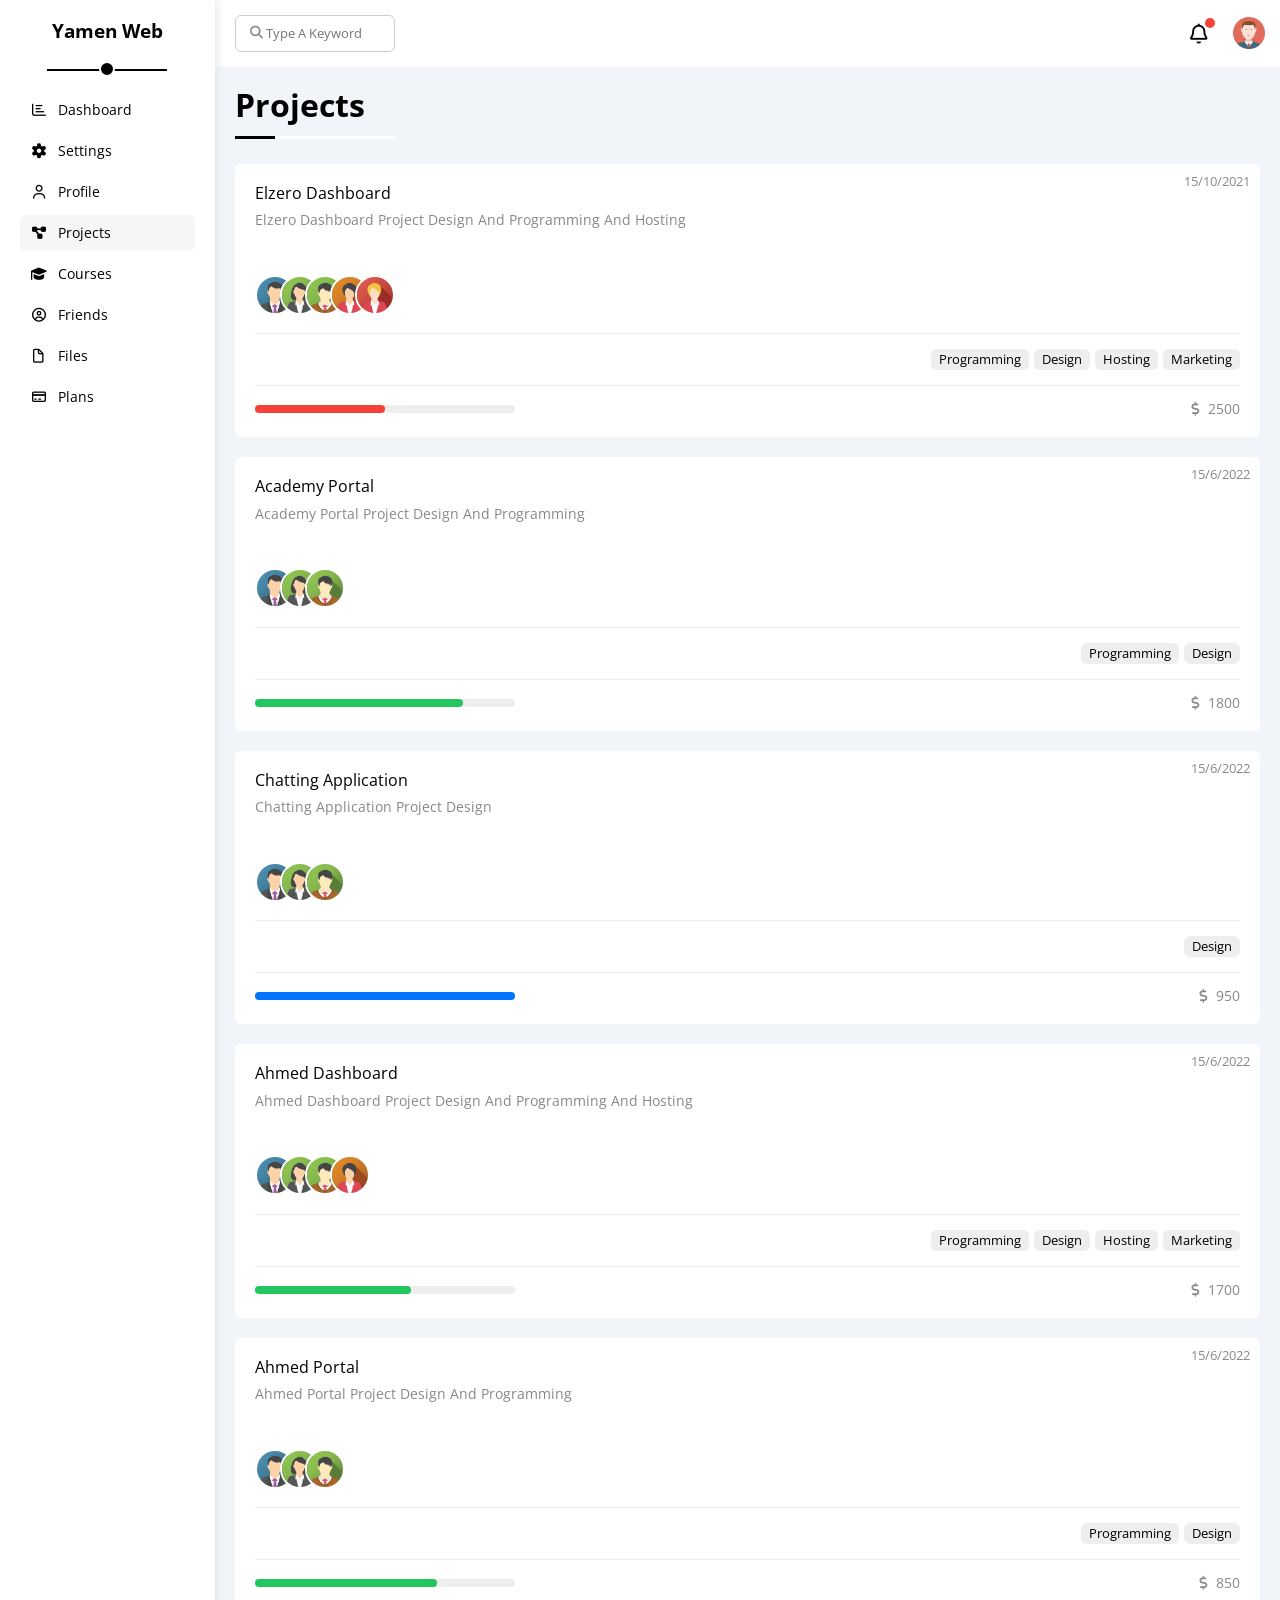
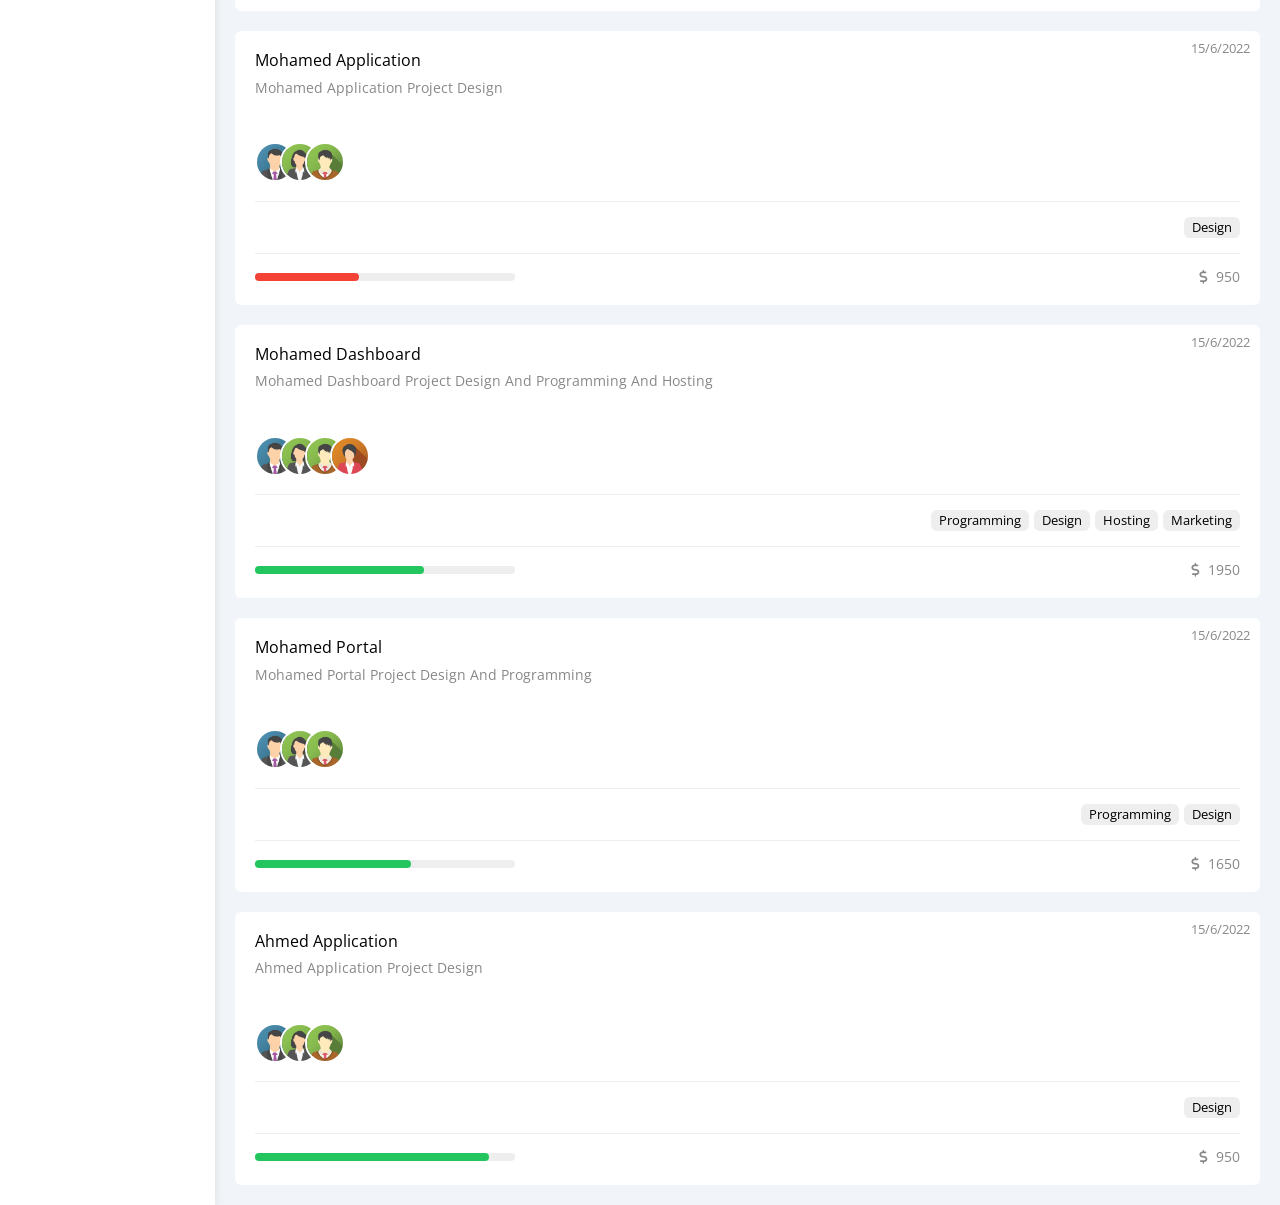
<file: projects.html>
<!DOCTYPE html>
<html lang="en">
  <head>
    <meta charset="UTF-8" />
    <meta http-equiv="X-UA-Compatible" content="IE=edge" />
    <meta name="viewport" content="width=device-width, initial-scale=1.0" />
    <title>Projects</title>
    <link rel="stylesheet" href="css/normalize.css" />
   
        
      
    <!-- Font Awesome -->
       
      
      <link rel="stylesheet" href="css/all.min.css" />
    <link rel="stylesheet" href="css/framework.css" />
    <link rel="stylesheet" href="css/master.css" />
        
    <!-- Google Fonts -->
  
     <link rel="preconnect" href="https://fonts.googleapis.com">
<link rel="preconnect" href="https://fonts.gstatic.com" crossorigin>
<link href="https://fonts.googleapis.com/css2?family=Cairo:wght@200..1000&family=Open+Sans:ital,wght@0,300..800;1,300..800&display=swap" rel="stylesheet">

  </head>
  <body>
    <div class="page">
        <div class="sidebar p-20 pos-r">
            <h3>
               <a href="index.html">Yamen Web</a>
                
            </h3>
            <ul>
          <li>
            <a class=" d-flex align-center fs-14 c-black rad-6 p-10" href="index.html">
              <i class="fa-regular fa-chart-bar fa-fw"></i>
              <span>Dashboard</span>
            </a>
          </li>
          <li>
            <a class=" d-flex align-center fs-14 c-black rad-6 p-10" href="settings.html">
              <i class="fa-solid fa-gear fa-fw"></i>
              <span>Settings</span>
            </a>
          </li>
          <li>
            <a class=" d-flex align-center fs-14 c-black rad-6 p-10" href="profile.html">
              <i class="fa-regular fa-user fa-fw"></i>
              <span>Profile</span>
            </a>
          </li>
          <li>
            <a class="active d-flex align-center fs-14 c-black rad-6 p-10" href="projects.html">
              <i class="fa-solid fa-diagram-project fa-fw"></i>
              <span>Projects</span>
            </a>
          </li>
          <li>
            <a class="d-flex align-center fs-14 c-black rad-6 p-10" href="courses.html">
              <i class="fa-solid fa-graduation-cap fa-fw"></i>
              <span>Courses</span>
            </a>
          </li>
          <li>
            <a class="d-flex align-center fs-14 c-black rad-6 p-10" href="friends.html">
              <i class="fa-regular fa-circle-user fa-fw"></i>
              <span>Friends</span>
            </a>
          </li>
          <li>
            <a class="d-flex align-center fs-14 c-black rad-6 p-10" href="files.html">
              <i class="fa-regular fa-file fa-fw"></i>
              <span>Files</span>
            </a>
          </li>
          <li>
            <a class="d-flex align-center fs-14 c-black rad-6 p-10" href="plans.html">
              <i class="fa-regular fa-credit-card fa-fw"></i>
              <span>Plans</span>
            </a>
          </li>
        </ul>
        </div>
        <div class="content w-full">
          <div class="head bg-white w-full p-15">
            <div class="search-holder pos-r rad-6">
               <input type="search" class="p-10 rad-6"placeholder="Type A Keyword" >
            </div>
           
            <div class="icons">
              <span class="red-point"></span>
            <i class="fa-regular fa-bell fa-lg"></i>
            <img src="imgs/avatar.png" alt="">
            </div>
          </div>
          <h1 class="pos-r">Projects</h1>
           <div class="projects-page d-grid m-20 gap-20">
          <div class="project bg-white p-20 rad-6 pos-r">
            <span class="date fs-13 color-gray">15/10/2021</span>
            <h4 class="m-0">Elzero Dashboard</h4>
            <p class="color-gray mt-10 mb-10 fs-14">Elzero Dashboard Project Design And Programming And Hosting</p>
            <div class="team">
              <a href="#"><img src="imgs/team-01.png" alt="" /></a>
              <a href="#"><img src="imgs/team-02.png" alt="" /></a>
              <a href="#"><img src="imgs/team-03.png" alt="" /></a>
              <a href="#"><img src="imgs/team-04.png" alt="" /></a>
              <a href="#"><img src="imgs/team-05.png" alt="" /></a>
            </div>
            <div class="do d-flex">
              <span class="fs-13 rad-6 bg-eee">Programming</span>
              <span class="fs-13 rad-6 bg-eee">Design</span>
              <span class="fs-13 rad-6 bg-eee">Hosting</span>
              <span class="fs-13 rad-6 bg-eee">Marketing</span>
            </div>
            <div class="info d-flex-between">
              <div class="prog bg-eee">
                <span class="bg-red" style="width: 50%"></span>
              </div>
              <div class="fs-14 color-gray">
                <i class="fa-solid fa-dollar-sign"></i>
                2500
              </div>
            </div>
          </div>
          <div class="project bg-white p-20 rad-6 pos-r">
            <span class="date fs-13 color-gray">15/6/2022</span>
            <h4 class="m-0">Academy Portal</h4>
            <p class="color-gray mt-10 mb-10 fs-14">Academy Portal Project Design And Programming</p>
            <div class="team">
              <a href="#"><img src="imgs/team-01.png" alt="" /></a>
              <a href="#"><img src="imgs/team-02.png" alt="" /></a>
              <a href="#"><img src="imgs/team-03.png" alt="" /></a>
            </div>
            <div class="do d-flex">
              <span class="fs-13 rad-6 bg-eee">Programming</span>
              <span class="fs-13 rad-6 bg-eee">Design</span>
            </div>
            <div class="info d-flex-between">
              <div class="prog bg-eee">
                <span class="bg-green" style="width: 80%"></span>
              </div>
              <div class="fs-14 color-gray">
                <i class="fa-solid fa-dollar-sign"></i>
                1800
              </div>
            </div>
          </div>
          <div class="project bg-white p-20 rad-6 pos-r">
            <span class="date fs-13 color-gray">15/6/2022</span>
            <h4 class="m-0">Chatting Application</h4>
            <p class="color-gray mt-10 mb-10 fs-14">Chatting Application Project Design</p>
            <div class="team">
              <a href="#"><img src="imgs/team-01.png" alt="" /></a>
              <a href="#"><img src="imgs/team-02.png" alt="" /></a>
              <a href="#"><img src="imgs/team-03.png" alt="" /></a>
            </div>
            <div class="do d-flex">
              <span class="fs-13 rad-6 bg-eee">Design</span>
            </div>
            <div class="info d-flex-between">
              <div class="prog bg-eee">
                <span class="bg-blue" style="width: 100%"></span>
              </div>
              <div class="fs-14 color-gray">
                <i class="fa-solid fa-dollar-sign"></i>
                950
              </div>
            </div>
          </div>
          <div class="project bg-white p-20 rad-6 pos-r">
            <span class="date fs-13 color-gray">15/6/2022</span>
            <h4 class="m-0">Ahmed Dashboard</h4>
            <p class="color-gray mt-10 mb-10 fs-14">Ahmed Dashboard Project Design And Programming And Hosting</p>
            <div class="team">
              <a href="#"><img src="imgs/team-01.png" alt="" /></a>
              <a href="#"><img src="imgs/team-02.png" alt="" /></a>
              <a href="#"><img src="imgs/team-03.png" alt="" /></a>
              <a href="#"><img src="imgs/team-04.png" alt="" /></a>
            </div>
            <div class="do d-flex">
              <span class="fs-13 rad-6 bg-eee">Programming</span>
              <span class="fs-13 rad-6 bg-eee">Design</span>
              <span class="fs-13 rad-6 bg-eee">Hosting</span>
              <span class="fs-13 rad-6 bg-eee">Marketing</span>
            </div>
            <div class="info d-flex-between">
              <div class="prog bg-eee">
                <span class="bg-green" style="width: 60%"></span>
              </div>
              <div class="fs-14 color-gray">
                <i class="fa-solid fa-dollar-sign"></i>
                1700
              </div>
            </div>
          </div>
          <div class="project bg-white p-20 rad-6 pos-r">
            <span class="date fs-13 color-gray">15/6/2022</span>
            <h4 class="m-0">Ahmed Portal</h4>
            <p class="color-gray mt-10 mb-10 fs-14">Ahmed Portal Project Design And Programming</p>
            <div class="team">
              <a href="#"><img src="imgs/team-01.png" alt="" /></a>
              <a href="#"><img src="imgs/team-02.png" alt="" /></a>
              <a href="#"><img src="imgs/team-03.png" alt="" /></a>
            </div>
            <div class="do d-flex">
              <span class="fs-13 rad-6 bg-eee">Programming</span>
              <span class="fs-13 rad-6 bg-eee">Design</span>
            </div>
            <div class="info d-flex-between">
              <div class="prog bg-eee">
                <span class="bg-green" style="width: 70%"></span>
              </div>
              <div class="fs-14 color-gray">
                <i class="fa-solid fa-dollar-sign"></i>
                850
              </div>
            </div>
          </div>
          <div class="project bg-white p-20 rad-6 pos-r">
            <span class="date fs-13 color-gray">15/6/2022</span>
            <h4 class="m-0">Mohamed Application</h4>
            <p class="color-gray mt-10 mb-10 fs-14">Mohamed Application Project Design</p>
            <div class="team">
              <a href="#"><img src="imgs/team-01.png" alt="" /></a>
              <a href="#"><img src="imgs/team-02.png" alt="" /></a>
              <a href="#"><img src="imgs/team-03.png" alt="" /></a>
            </div>
            <div class="do d-flex">
              <span class="fs-13 rad-6 bg-eee">Design</span>
            </div>
            <div class="info d-flex-between">
              <div class="prog bg-eee">
                <span class="bg-red" style="width: 40%"></span>
              </div>
              <div class="fs-14 color-gray">
                <i class="fa-solid fa-dollar-sign"></i>
                950
              </div>
            </div>
          </div>
          <div class="project bg-white p-20 rad-6 pos-r">
            <span class="date fs-13 color-gray">15/6/2022</span>
            <h4 class="m-0">Mohamed Dashboard</h4>
            <p class="color-gray mt-10 mb-10 fs-14">Mohamed Dashboard Project Design And Programming And Hosting</p>
            <div class="team">
              <a href="#"><img src="imgs/team-01.png" alt="" /></a>
              <a href="#"><img src="imgs/team-02.png" alt="" /></a>
              <a href="#"><img src="imgs/team-03.png" alt="" /></a>
              <a href="#"><img src="imgs/team-04.png" alt="" /></a>
            </div>
            <div class="do d-flex">
              <span class="fs-13 rad-6 bg-eee">Programming</span>
              <span class="fs-13 rad-6 bg-eee">Design</span>
              <span class="fs-13 rad-6 bg-eee">Hosting</span>
              <span class="fs-13 rad-6 bg-eee">Marketing</span>
            </div>
            <div class="info d-flex-between">
              <div class="prog bg-eee">
                <span class="bg-green" style="width: 65%"></span>
              </div>
              <div class="fs-14 color-gray">
                <i class="fa-solid fa-dollar-sign"></i>
                1950
              </div>
            </div>
          </div>
          <div class="project bg-white p-20 rad-6 pos-r">
            <span class="date fs-13 color-gray">15/6/2022</span>
            <h4 class="m-0">Mohamed Portal</h4>
            <p class="color-gray mt-10 mb-10 fs-14">Mohamed Portal Project Design And Programming</p>
            <div class="team">
              <a href="#"><img src="imgs/team-01.png" alt="" /></a>
              <a href="#"><img src="imgs/team-02.png" alt="" /></a>
              <a href="#"><img src="imgs/team-03.png" alt="" /></a>
            </div>
            <div class="do d-flex">
              <span class="fs-13 rad-6 bg-eee">Programming</span>
              <span class="fs-13 rad-6 bg-eee">Design</span>
            </div>
            <div class="info d-flex-between">
              <div class="prog bg-eee">
                <span class="bg-green" style="width: 60%"></span>
              </div>
              <div class="fs-14 color-gray">
                <i class="fa-solid fa-dollar-sign"></i>
                1650
              </div>
            </div>
          </div>
          <div class="project bg-white p-20 rad-6 pos-r">
            <span class="date fs-13 color-gray">15/6/2022</span>
            <h4 class="m-0">Ahmed Application</h4>
            <p class="color-gray mt-10 mb-10 fs-14">Ahmed Application Project Design</p>
            <div class="team">
              <a href="#"><img src="imgs/team-01.png" alt="" /></a>
              <a href="#"><img src="imgs/team-02.png" alt="" /></a>
              <a href="#"><img src="imgs/team-03.png" alt="" /></a>
            </div>
            <div class="do d-flex">
              <span class="fs-13 rad-6 bg-eee">Design</span>
            </div>
            <div class="info d-flex-between">
              <div class="prog bg-eee">
                <span class="bg-green" style="width: 90%"></span>
              </div>
              <div class="fs-14 color-gray">
                <i class="fa-solid fa-dollar-sign"></i>
                950
              </div>
            </div>
          </div>
        </div>
      </div>
    </div>
</file>
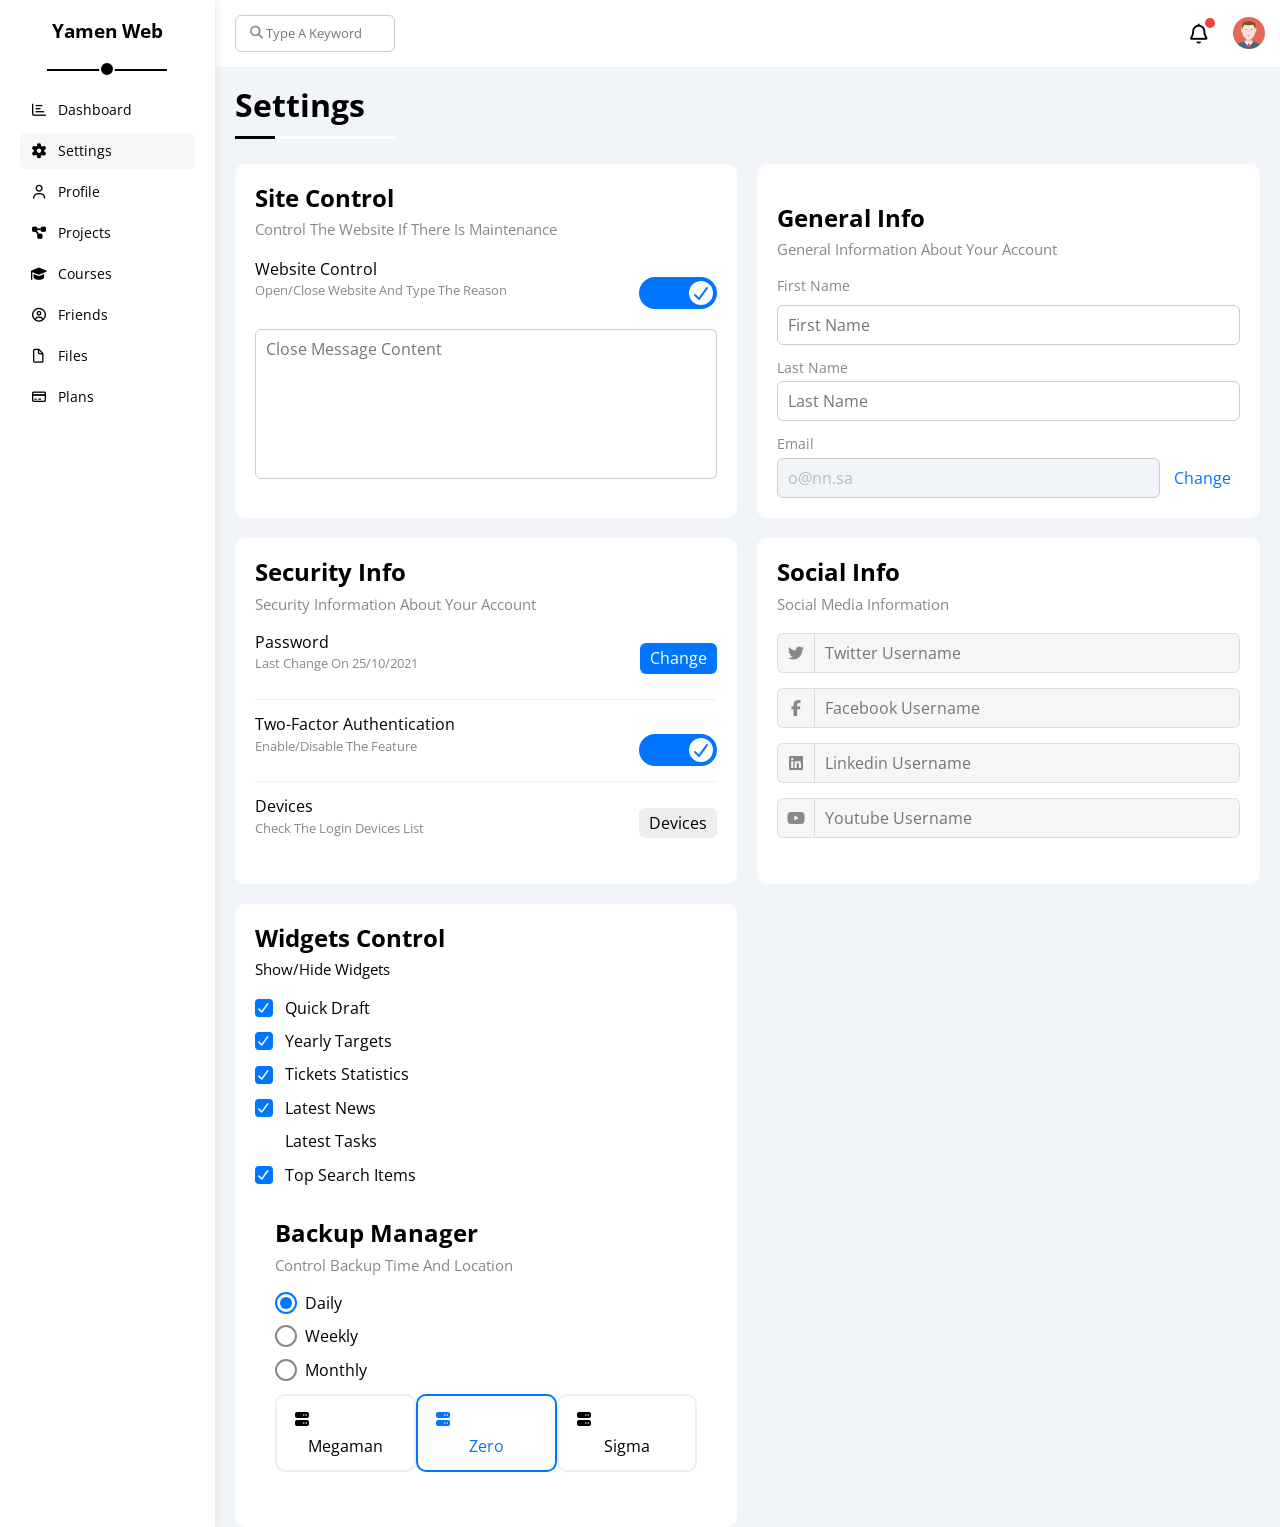
<file: settings.html>
<!DOCTYPE html>
<html lang="en">
  <head>
    <meta charset="UTF-8" />
    <meta http-equiv="X-UA-Compatible" content="IE=edge" />
    <meta name="viewport" content="width=device-width, initial-scale=1.0" />
    <title>Settings</title>
    <link rel="stylesheet" href="css/normalize.css" />
   
        
      
    <!-- Font Awesome -->
       
      
      <link rel="stylesheet" href="css/all.min.css" />
    <link rel="stylesheet" href="css/framework.css" />
    <link rel="stylesheet" href="css/master.css" />
        
    <!-- Google Fonts -->
  
     <link rel="preconnect" href="https://fonts.googleapis.com">
<link rel="preconnect" href="https://fonts.gstatic.com" crossorigin>
<link href="https://fonts.googleapis.com/css2?family=Cairo:wght@200..1000&family=Open+Sans:ital,wght@0,300..800;1,300..800&display=swap" rel="stylesheet">

  </head>
  <body>
    <div class="page">
        <div class="sidebar p-20 pos-r">
            <h3>
               <a href="index.html">Yamen Web</a>
                
            </h3>
            <ul>
          <li>
            <a class=" d-flex align-center fs-14 c-black rad-6 p-10" href="index.html">
              <i class="fa-regular fa-chart-bar fa-fw"></i>
              <span>Dashboard</span>
            </a>
          </li>
          <li>
            <a class="active d-flex align-center fs-14 c-black rad-6 p-10" href="settings.html">
              <i class="fa-solid fa-gear fa-fw"></i>
              <span>Settings</span>
            </a>
          </li>
          <li>
            <a class="d-flex align-center fs-14 c-black rad-6 p-10" href="profile.html">
              <i class="fa-regular fa-user fa-fw"></i>
              <span>Profile</span>
            </a>
          </li>
          <li>
            <a class="d-flex align-center fs-14 c-black rad-6 p-10" href="projects.html">
              <i class="fa-solid fa-diagram-project fa-fw"></i>
              <span>Projects</span>
            </a>
          </li>
          <li>
            <a class="d-flex align-center fs-14 c-black rad-6 p-10" href="courses.html">
              <i class="fa-solid fa-graduation-cap fa-fw"></i>
              <span>Courses</span>
            </a>
          </li>
          <li>
            <a class="d-flex align-center fs-14 c-black rad-6 p-10" href="friends.html">
              <i class="fa-regular fa-circle-user fa-fw"></i>
              <span>Friends</span>
            </a>
          </li>
          <li>
            <a class="d-flex align-center fs-14 c-black rad-6 p-10" href="files.html">
              <i class="fa-regular fa-file fa-fw"></i>
              <span>Files</span>
            </a>
          </li>
          <li>
            <a class="d-flex align-center fs-14 c-black rad-6 p-10" href="plans.html">
              <i class="fa-regular fa-credit-card fa-fw"></i>
              <span>Plans</span>
            </a>
          </li>
        </ul>
        </div>
        <div class="content w-full">
          <div class="head bg-white w-full p-15">
            <div class="search-holder pos-r rad-6">
               <input type="search" class="p-10 rad-6"placeholder="Type A Keyword" >
            </div>
           
            <div class="icons">
              <span class="red-point"></span>
            <i class="fa-regular fa-bell fa-lg"></i>
            <img src="imgs/avatar.png" alt="">
            </div>
          </div>
          <h1 class="pos-r">Settings</h1>
             <div class="wrapper d-grid gap-20 ">
                <div class="settings-page p-20 bg-white rad-10">
                     <h2 class="mt-0 mb-10">Site Control</h2>
                     <p class="mt-0 mb-20 color-gray fs-15">Control The Website If There Is Maintenance</p>
                     <div class="mb-20 d-flex-between">
                        <div class="">
                            <span class="">Website Control</span>
                            <p class="color-gray fs-13 mt-5 mb-10" >Open/Close Website And Type The Reason</p>
                        </div>
                        <div class="">
                            <label>
                            <input type="checkbox" name="" id="" class="toggle-checkbox" checked>
                            <div class="toggle-switch"></div>
                            </label>
                            
                        </div>
                     </div>
                     <textarea name="" id="" class="close-message p-10 rad-6 d-block w-full"  placeholder="Close Message Content"></textarea>
                </div>
                          <div class="General p-20 bg-white rad-10">
            <h2 class=" mb-10">General Info</h2>
            <p class="mt-0 mb-20 color-gray fs-15">General Information About Your Account</p>
            <div class="mb-15">
              <label class="fs-14 color-gray d-block mb-10" for="first">First Name</label>
              <input
                class="b-none border-ccc p-10 rad-6 d-block w-full"
                type="text"
                id="first"
                placeholder="First Name"
              />
            </div>
            <div class="mb-15">
              <label class="fs-14 color-gray d-block mb-5" for="last">Last Name</label>
              <input
                class="b-none border-ccc p-10 rad-6 d-block w-full"
                id="last"
                type="text"
                placeholder="Last Name"
              />
            </div>
            <div>
              <label class="fs-14 color-gray d-block mb-5" for="email">Email</label>
              <input
                class="email b-none border-ccc p-10 rad-6 w-full mr-10"
                id="email"
                type="email"
                value="o@nn.sa"
                disabled
              />
              <a class="color-blue" href="#">Change</a>
            </div>
          </div>
                    <div class="sec p-20 bg-white rad-10">
            <h2 class="mt-0 mb-10">Security Info</h2>
            <p class="mt-0 mb-20 color-gray fs-15">Security Information About Your Account</p>
            <div class="sec-box mb-15 d-flex-between">
              <div>
                <span>Password</span>
                <p class="color-gray mt-5 mb-0 fs-13">Last Change On 25/10/2021</p>
              </div>
              <a class="button bg-blue color-white btn-shape" href="#">Change</a>
            </div>
            <div class="sec-box mb-15 d-flex-between">
              <div>
                <span>Two-Factor Authentication</span>
                <p class="color-gray mt-5 mb-0 fs-13">Enable/Disable The Feature</p>
              </div>
              <label>
                <input class="toggle-checkbox" type="checkbox" checked />
                <div class="toggle-switch"></div>
              </label>
            </div>
            <div class="sec-box d-flex-between">
              <div>
                <span>Devices</span>
                <p class="color-gray mt-5 mb-0 fs-13">Check The Login Devices List</p>
              </div>
              <a class="bg-eee color-black btn-shape" href="#">Devices</a>
            </div>
          </div>
          <div class="social-boxes p-20 bg-white rad-10">
            <h2 class="mt-0 mb-10">Social Info</h2>
            <p class="mt-0 mb-20 color-gray fs-15">Social Media Information</p>
            <div class="d-flex align-center mb-15">
              <i class="fa-brands fa-twitter center-flex color-gray"></i>
              <input class="w-full" type="text" placeholder="Twitter Username" />
            </div>
            <div class="d-flex align-center mb-15">
              <i class="fa-brands fa-facebook-f center-flex color-gray"></i>
              <input class="w-full" type="text" placeholder="Facebook Username" />
            </div>
            <div class="d-flex align-center mb-15">
              <i class="fa-brands fa-linkedin center-flex color-gray"></i>
              <input class="w-full" type="text" placeholder="Linkedin Username" />
            </div>
            <div class="d-flex align-center">
              <i class="fa-brands fa-youtube center-flex color-gray"></i>
              <input class="w-full" type="text" placeholder="Youtube Username" />
            </div>
             </div>
            <div class="widgets-control p-20 bg-white rad-10">
            <h2 class="mt-0 mb-10">Widgets Control</h2>
            <p class="mt-0 mb-20 c-grey fs-15">Show/Hide Widgets</p>
            <div class="control d-flex align-center mb-15">
              <input type="checkbox" id="one" checked />
              <label for="one">Quick Draft</label>
            </div>
            <div class="control d-flex align-center mb-15">
              <input type="checkbox" id="two" checked />
              <label for="two">Yearly Targets</label>
            </div>
            <div class="control d-flex align-center mb-15">
              <input type="checkbox" id="three" checked />
              <label for="three">Tickets Statistics</label>
            </div>
            <div class="control d-flex align-center mb-15">
              <input type="checkbox" id="four" checked />
              <label for="four">Latest News</label>
            </div>
            <div class="control d-flex align-center mb-15">
              <input type="checkbox" id="five" />
              <label for="five">Latest Tasks</label>
            </div>
            <div class="control d-flex align-center mb-15">
              <input type="checkbox" id="six" checked />
              <label for="six">Top Search Items</label>
            </div>
             <div class="backup-control p-20 bg-white rad-10">
            <h2 class="mt-0 mb-10">Backup Manager</h2>
            <p class="mt-0 mb-20 color-gray fs-15">Control Backup Time And Location</p>
            
            <div class="date d-flex align-center mb-15">
             <input type="radio" name="time" id="daily" checked />
              <label for="daily">Daily</label>
             </div>
            <div class="date d-flex align-center mb-15">
              <input type="radio" name="time" id="weekly" />
              <label for="weekly">Weekly</label>
            </div>
            <div class="date d-flex align-center mb-15">
              <input type="radio" name="time" id="monthly" />
              <label for="monthly">Monthly</label>
            </div>
            <div class="servers d-flex align-center txt-c">
              <input type="radio" name="servers" id="server-one" />
              <div class="server mb-15 rad-10 w-full">
                <label class="d-block m-15" for="server-one">
                  <i class="fa-solid fa-server d-block mb-10"></i>
                  Megaman
                </label>
              </div>
              <input type="radio" name="servers" id="server-two" checked />
              <div class="server mb-15 rad-10 w-full">
                <label class="d-block m-15" for="server-two">
                  <i class="fa-solid fa-server d-block mb-10"></i>
                  Zero
                </label>
             </div>
             <input type="radio" name="servers" id="server-three" />
              <div class="server mb-15 rad-10 w-full">
                <label class="d-block m-15" for="server-three">
                  <i class="fa-solid fa-server d-block mb-10"></i>
                  Sigma
                </label>
              </div>
             </div>
               </div>
          </div>
</file>
<file: css/framework.css>
.rad-6 {
    border-radius: 6px;
}
.rad-10 {
    border-radius: 10px;
}
.p-20 {
    padding: 20px;
}
:root {
  --main-shadow: 0px 12px 20px 0px rgb(0, 0, 0 , 13%) , 0px 2px 4px 0px rgb(0, 0, 0 , 12%);
  --main-transtion:0.3s;
    --blue-color: #0075ff;
    --blue-alt-color: #0d69d5;
    --orange-color: #f59e0b;
    --green-color: #22c55e;
    --red-color: #f44336;
    --grey-color: #888;

}
.p-10 {
    padding: 10px;
}
.p-15 {
    padding: 15px;
}
.pl-15 {
    padding-left: 15px;
}
.m-20 {
    margin: 20px;
}
.m-15 {
    margin: 15px;
}
.mr-15 {
    margin-right: 15px;
}
.m-0 
{
    margin: 0;
}
.pos-r {
    position: relative;
}
.pos-ab {
    position: absolute;
}
.coler-f6f6 {
    background-color: #f6f6f6;
}
.color-orange {
    color: var(--orange-color);
}
.color-red {
    color: var(--red-color);
}
.color-green {
   color: var(--green-color);
}
.d-flex {
    display: flex;
}
.h-full {
    height: 100%;
}
.p-15 {
padding: 15px;
}
.center-flex {
   display: flex;
    align-items: center;
    justify-content: center;
}
.align-center{
align-items : center;

}

.txt-c {
    text-align: center;
}
.fs-13{font-size: 13px;}
.fs-14{font-size: 14px;}
.fs-15{font-size: 15px;}
.fs-25{font-size: 25px;}
.w-full {
    width: 100%;
}
.btn-shape {
  padding: 6px 10px;
    border-radius: 6px;
}
.bg-white {
    background-color: white;
}
.bg-orange {
    background-color: var(--orange-color);
}
.bg-red {
    background-color: var(--red-color);
}
.bg-green {
    background-color: var(--green-color);
}
.color-dbdb {
    color: #dbdbdb;
}
.mt-0 {
    margin-top: 0;
}
.mt-10 {
    margin-top: 10px;
}
.mr-10 {
    margin-right: 10px;
}
.mt-5 {
    margin-top: 5px;
}
.border-ccc {
    
    border: 1px solid #ccc;

}
.mt-15 {
    margin-top: 15px;
}
.mt-25 {
    margin-top: 25px;
}
.re-none {
    resize: none
}
.fw-bold {
    font-weight: bold;
}
.mb-5 {
    margin-bottom: 5px;
}
.mb-10 {
    margin-bottom: 10px;
}
.mb-15 {
    margin-bottom: 15px;
}
.mb-25 {
    margin-bottom: 25px;
}
.pt-15 {
    padding-top: 15px;
}
.pb-15 {
    padding-bottom: 15px;
}
.mb-20 {
    margin-bottom: 20px;
}
.bg-blue {
    background-color: var(--blue-color);
}

.d-flex-between {
    justify-content: space-between;
    align-items: center;
    display: flex;
} 
.flex-1 
{
    flex: 1;
}
.flex-wrap {
    flex-wrap: wrap;
}
.d-grid {
    display: grid;
}
.gap-20 {
    gap: 20px;
}
.d-block {
    display: block;
}
.color-gray {
color: var(--grey-color);
}
.border-none {
    border: none;
}
.bg-gray {
    background-color: var(--grey-color);
}
.bg-eee {
    background-color: #eee;
}
.color-blue {
color: var(--blue-color);
}
.color-white {
    color: white;
}
.w-fit {
    width: fit-content;
}
.between{
    justify-content: space-between;
}
@media (max-width:767px) {
    .txt-c-mobile {
        text-align: center;
    }
    .d-block-mobile {
        display: block;
    }
    .d-none-mobile {
        display:none;
    }
    .w-full-mobile {
        width: 100%;
    }
}
.he-36 {
    height: 36px;
}
.he-180 {
    height: 180px;
}
.color-black {
    color: black;
}
</file>
<file: css/master.css>
* {
      font-family: "Open Sans", sans-serif;
        -webkit-box-sizing: border-box;
  -moz-box-sizing: border-box;
  box-sizing: border-box;
}
:root {
  --main-shadow: 0px 12px 20px 0px rgb(0, 0, 0 , 13%) , 0px 2px 4px 0px rgb(0, 0, 0 , 12%);
  --main-transtion:0.3s;
    --blue-color: #0075ff;
    --blue-alt-color: #0d69d5;
    --orange-color: #f59e0b;
    --green-color: #22c55e;
    --red-color: #f44336;
    --grey-color: #888;
       
}
::-webkit-scrollbar {
  width: 15px;

}
::-webkit-scrollbar-track {
  background-color: white;
}
::-webkit-scrollbar-thumb {
  background-color: var(--blue-color);
}
::-webkit-scrollbar-thumb:hover {
  background-color: var(--blue-alt-color);
}
input:focus {
    outline: none;
}
.html {
    scroll-behavior: smooth;
}
.body {
   font-family: "Cairo", sans-serif;

}

a {
    text-decoration: none;
}
ul {
    list-style: none;
    margin: 0;
    padding: 0;
}
.page {
  display: flex;
  min-height: 100vh;
  background-color: #f1f5f9;
}
.page .sidebar {

    width: 250px;
  

  background-color: white;
  box-shadow: 0 0 10px #ddd;
}
.page .sidebar h3 {
    text-align: center;
    color: black;
        margin: 0;
    margin-bottom: 50px;
    width: 100%;
    position: relative;
}
.page .sidebar h3::after {
    position: absolute;
    content: "";
    width: 12px;
    height: 12px;
    background: black;
    border-radius: 50%;
    bottom: -35px;
    right: 50%;
    transform: translateX(50%);
        border: 2px solid white;
        z-index: 2;
}
.page .sidebar h3::before {
    position: absolute;
    content: "";
    width: 120px;
    height: 2px;
    background-color: black;
    bottom: -29px;
    right: 50%;
    transform: translateX(50%);
}
.page .sidebar h3 a {
  color: black;
}


.sidebar ul li a {
    
    color: black;
    display: flex;
    align-items: center;
    font-size: 14px;
    transition: var(--main-transtion);
    margin-bottom: 5px;
    padding: 10px;
}
.sidebar ul li a:hover,.sidebar ul li a.active {
  background-color: #f6f6f6;
}
.sidebar ul li a span{
  font-size: 14px;
    margin-left: 10px;
    color: black;
}
@media (max-width:767px) {
  .page .sidebar {
    width: 58px;
    padding: 10px;
  }
  .page .sidebar h3 a {
      color: black;
    font-size: 12px;
    text-align: center;
  }
    .page .sidebar h3 {
      margin-bottom: 15px;
    }
  .sidebar ul li a span { 
  display: none;
  }
  .page .sidebar h3::before,.page .sidebar h3::after {
    display: none;
  }

}
  .page .content .head {
        display: flex;
    justify-content: space-between;
    align-items: center;
  }
  .page .content .head .search-holder {
    
    transition: var(--main-transtion);

    font-size: 13px;
    display: flex;
    margin-left: 5px;

     width: 160px;
  }
   .page .content .head .search-holder input {
    width: 160px;
    border: 1px solid #cccccc;
    padding-left: 30px;

   }
   .page .content .head .search-holder input:focus {
    width: 200px;
   }
      .page .content .head .search-holder input:focus::placeholder {
    opacity: 0;
   }
  .page .content .head .search-holder::before {
        
    font-family: var(--fa-style-family-classic);
    content: "\f002";
    font-weight: 900;
    position: absolute;
    color: var(--grey-color);
   left: 15px;
    top: 50%;
    transform: translateY(-50%);

  }
   .page .content .head .icons {
        display: flex;
    align-items: center;
    justify-content: space-between;
    width: 100px;
   }  
    .page .content .head .icons span {
    position: relative;
   }
   .page .content .head .icons span::before {
    content: "";
    width: 10px;
    height: 10px;
    border-radius: 50%;
    background-color:var(--red-color) ;
    display: block;
    position: absolute;
        left: 40px; 
     top: -15px;
   }
  .page .content .head .icons img {
    width: 32px;
    height: 32px;
  }
  .page .content h1 {
    margin: 20px 20px 40px;
  }
    .page .content h1::after {
      content: "";
            position: absolute;
      height: 3px;
      width: 120px;
      background-color: white;
          left: 40px;
    top: 49px;
  }
    .page .content h1::before {
      content: "";
      position: absolute;
      height: 3px;
      width: 40px;
          bottom: -15px;
      background-color: black;
  }
  .page .content .wrapper {
    grid-template-columns: repeat(auto-fill , minmax(450px,1fr));
    margin-left: 20px;
    margin-right: 20px;
  }
  .wrapper .welcome {
    
   background-color: white;
  }
  @media (max-width:767px) {
      .page .content .wrapper {
    grid-template-columns: minmax(200px,1fr);
    margin-left: 10px;
    margin-right: 10px;
    gap: 10px;
  }
  }
  .welcome {
    overflow: hidden;
  }
  .wrapper .welcome .intro {
        display: flex;
    justify-content: space-between;
    background-color: #eeeeee;
  }

  .wrapper .welcome .intro .welcome-holder h2 {
        padding-top: 5px;
  }
  .wrapper .welcome .intro .welcome-holder p {
color: #888;
font-size: 16px;
margin-top: 5px;
  }
  .wrapper .welcome .intro img {
width: 200px;
  } 
    .wrapper .welcome  .avatar {
width: 64px;
height: 64px;
    box-shadow: 0 0 5px #ddd;
    margin-left: 20px;
    margin-top: -32px;
    border-radius: 50%;
        border: 2px solid white;
        padding: 2px;
  } 
  .wrapper .welcome .body {
    margin: 20px 0;
    
        border-top: 1px solid #eee;
    border-bottom: 1px solid #eee;
  }
  @media (max-width:767px) {
     .wrapper .welcome .body {
      flex-direction:column ;
     }
     .wrapper .welcome .body div:not(:last-child) {
      margin-bottom: 20px;
     }
      .wrapper .welcome  .avatar {
        margin-left: 0;
      }
  }
  .wrapper .welcome .body div {
    flex: 1;
  }
    .wrapper .welcome .body div span {
    margin-top: 10px;
  }
  .wrapper .welcome .visit {
       margin: 0 15px 15px auto;
       transition: var(--main-transtion);
  }
   .wrapper .welcome .visit:hover {
    background-color: var(--blue-alt-color);
   }
   .quick-draft form input:last-of-type {
    margin: 0 0 0px auto ;
    cursor: pointer;
    transition: var(--main-transtion);
   }
      .quick-draft form input:last-of-type:hover {
  background-color: var(--blue-alt-color);
   
   }
   .target-row .icon {
    width: 80px;
    height: 80px;
    margin-right: 15px;
   }
   .blue .icon ,.blue .progress{
        background-color: rgb(0 117 255 / 20%);
   }
   .orange .icon , .orange .progress {
background-color: rgb(245 158 11 / 20%);
   }
   .orange .icon i {
    color: var(--orange-color);
   }
   .green .icon  , .green .progress{
   background-color: rgb(34 197 94 / 20%);
   }
   .target-row .details {
    flex: 1;
   }
    .green .icon i {
      color: var(--green-color);
    }
    .target-row  .progress {
      height: 4px;
     

    }
    .target-row  .progress > span {
          position: absolute;
    left: 0;
    top: 0;
    height: 100%;
    }
    .targets .details .progress > span span { 
          position: absolute;
    bottom: 16px;
    right: -16px;
    color: white;
    padding: 2px 5px;
    border-radius: 6px;
    font-size: 13px;
    }
    
  .targets .details .progress > span span::after {
    content: "";
    border-color: transparent;
    border-width: 5px;
    border-style: solid;
    position: absolute;
    bottom: -10px;
    left: 50%;
    transform: translateX(-50%); }
    .targets .details .progress > .blue span::after {
    border-top-color: var(--blue-color);
  }
    .targets .details .progress > .green span::after {
    border-top-color: var(--green-color);
  }
    .targets .details .progress > .orange span::after {
    border-top-color: var(--orange-color);
  }
  .tickets .box {
    width: calc(50% - 10px);
    border-width: 1px;
    border-style: solid;
    border-color: rgb(204, 204, 204);
    border-image: initial;
  }
  @media (max-width:767px) {
    .tickets .box {
      width: 100%;
    }

  }
  .latest-news .box img {
    width: 100px;
    border-radius: 10px;
    margin-right: 15px;
  }

 .latest-news .box:not(:last-of-type) {
    margin-bottom: 20px;
    padding-bottom: 20px;
    border-bottom: 1px solid rgb(238, 238, 238);
}
@media (max-width: 767px) {
    .latest-news .box .libal {
        width: fit-content;
        margin: 10px auto;
    }
     .latest-news .box img {
   
    margin-right: 0;
  }
  .tasks p {
      margin-bottom: 10px;
    margin-top: 10px;
  }
}
.latest-news .info {
  flex-grow:1 ;
}
.tasks .done h3, .tasks .done p {
    text-decoration: line-through;
}
 .tasks .box:not(:last-of-type) {
    margin-bottom: 20px;
    padding-bottom: 20px;
    border-bottom: 1px solid rgb(238, 238, 238);
}
.tasks .done {
    opacity: 0.3;
}
.tasks .box i {
transition: var(--main-transtion);
cursor: pointer;
}
.tasks .box i:hover {
color: var(--red-color);
}
.latest-uploads ul li  img {
  width: 40px;
}
.last-project .launch-icon {
    position: absolute;
    width: 160px;
    right: 0px;
    bottom: 0px;
    opacity: 0.1; 
}
.last-project ul li::before {
    content: "";
    width: 20px;
    height: 20px;
    display: block;
    background-color: white;
    margin-right: 15px;
    z-index: 1;
    border-radius: 50%;
    border-width: 2px;
    border-style: solid;
    border-color: white;
    border-image: initial;
    outline: 2px solid var(--blue-color);
}
.last-project ul li.done::before {
    background-color: var(--blue-color);
}
.last-project ul::before {
    content: "";
    position: absolute;
    left: 11px;
    width: 2px;
    height: 100%;
    background-color: var(--blue-color);
}
.last-project ul li.current::before {
    animation: 0.8s ease 0s infinite alternate none running change-color;
}
.reminders ul li .blue {
  border-left: var(--blue-color) solid 2px;
}
.reminders ul li .red {
  border-left: var(--red-color) solid 2px;
}
.reminders ul li .orange {
  border-left: var(--orange-color) solid 2px;
}
.reminders ul li .green {
  border-left: var(--green-color) solid 2px;
}
.reminders ul li .key {
    width: 15px;
    height: 15px;
    border-radius: 50%;
}
.reminders ul li .key.blue {
  background-color: var(--blue-color);
}
.reminders ul li .key.red {
  background-color: var(--red-color);
}
.reminders ul li .key.green {
  background-color: var(--green-color);
}
.reminders ul li .key.orange {
  background-color: var(--orange-color);
}
.latest-post .name-holder img {
  width: 48px;
  margin-right:15px ;
}
.p-holder {


text-transform: capitalize;
    line-height: 1.8;
    border-top: 1px solid #eee;
    border-bottom: 1px solid #eee;
    min-height: 140px;
} 
.social-media .twitter {
background-color: rgb(29 161 242 / 20%);
}
.social-media .twitter i {
  color: white;
  height:100%;
 background-color: #1da1f2;
}
.social-media .box i {
    position: absolute;
    left: 0;
    top: 0;
    width: 52px;
    transition: 0.3s;
}
.social-media .box {
    padding-left: 70px;
}
.social-media .twitter {
    background-color: rgb(29 161 242 / 20%);
    color: #1da1f2;
}
.social-media .twitter i, .social-media .twitter a {
    background-color: #1da1f2;
}
.social-media .facebook {
    background-color: rgb(24 119 242 / 20%);
    color: #1da1f2;
}
.social-media .facebook i, .social-media .facebook a {
    background-color: #1877f2;
}
.social-media .youtube {
    background-color: rgb(255 0 0 / 20%);
    color: #ff0000; 
}
.social-media .youtube i, .social-media .youtube a {
    background-color: #ff0000;
}
.social-media .linkedin {
    background-color: rgb(0 119 181 / 20%);
    color: #0077b5;
}
.social-media .linkedin i, .social-media .linkedin a {
    background-color: #0077b5;
}
.projects .responsive-table img {
  width: 32px;
  border-radius: 50%;
  background-color: white;
  height: 32px;

}
.projects .responsive-table img:not(:first-child) {
  margin-left: -20px;
}
@keyframes change-color {
  from {
    background-color: var(--blue-color);
  }
  to {
    background-color: white;
  }
}
.projects .responsive-table {
  overflow-x:auto ;
}
.projects table {
  min-width: 1000px;
  border-spacing: 0;
}
.content 
{
  overflow: hidden;
}
.projects tbody td {
    border-bottom: 1px solid #eee;
    border-left: 1px solid #eee;
    transition: 0.3s;
}
.projects tbody tr:hover td {
  background-color: #faf7f7;
}
.projects thead td {
    background-color: #eee;
    font-weight: bold;
}  
.projects table td {
  padding: 15px;
}
.projects table tbody tr td:last-child {
  border-right: 1px solid #eee;
}
.settings-page .close-message {
    border: 1px solid #ccc;
    resize: none;
    min-height: 150px;
}
.toggle-switch {
    background-color: #ccc;
    width: 78px;
    height: 32px;
    border-radius: 16px;
    position: relative;
    transition: 0.3s;
    cursor: pointer;
}
.toggle-switch::before {
    font-family: var(--fa-style-family-classic);
    content: "\f00d";
    font-weight: 900;
    background-color: white;
    width: 24px;
    height: 24px;
    position: absolute;
    border-radius: 50%;
    top: 4px;
    left: 4px;
    display: flex;
    justify-content: center;
    align-items: center;
    color: #aaa;
    transition: 0.3s;
}
.toggle-checkbox:checked + .toggle-switch::before {
    content: "\f00c";
    left: 50px;
    color: var(--blue-color);
}
.toggle-checkbox:checked + .toggle-switch {
    background-color: var(--blue-color);
}
.toggle-checkbox {
  visibility: hidden;
}
.General .email {
    display: inline-flex;
    width: calc(100% - 80px);
}
.General :disabled {
    cursor: no-drop;
    background-color: #f0f4f8;
    color: #bbb;
}
.sec .sec-box:not(:last-of-type) {
    border-bottom: 1px solid #eee;
}
.sec  .sec-box {
    padding-bottom: 15px;
}
.sec  .sec-box .button {
    transition: 0.3s;
}
 .social-boxes input {
    height: 40px;
    background-color: #f6f6f6;
    border: 1px solid #ddd;
    padding-left: 10px;
    border-radius: 0 6px 6px 0;
}
 .social-boxes i {
    width: 40px;
    height: 40px;
    background-color: #f6f6f6;
    border: 1px solid #ddd;
    border-right: none;
    border-radius: 6px 0 0 6px;
    transition: 0.3s;
}
.widgets-control .control label {
    padding-left: 30px;
    cursor: pointer;
    position: relative;
}
.widgets-control .control input[type="checkbox"]:checked + label::after {
    transform: scale(1);
}
.widgets-control .control label::after {
    font-family: var(--fa-style-family-classic);
    content: "\f00c";
    font-weight: 900;
    background-color: var(--blue-color);
    color: white;
    font-size: 12px;
    width: 18px;
    height: 18px;
    display: flex;
    justify-content: center;
    align-items: center;
    transform: scale(0) rotate(360deg);
    transition: 0.3s;
}
.widgets-control .control label::before, .widgets-control .control label::after {
    position: absolute;
    left: 0;
    top: 50%;
    margin-top: -9px;
    border-radius: 4px;
}
.widgets-control .control input[type="checkbox"] {
    -webkit-appearance: none;
    appearance: none;
}
.backup-control .date input[type="radio"]:checked + label::before {
    border-color: var(--blue-color);
}
.backup-control .date label {
    padding-left: 30px;
    cursor: pointer;
    position: relative;
}
.backup-control .date input[type="radio"]:checked + label::after {
    transform: scale(1);
}
.backup-control .date label::after {
    content: "";
    position: absolute;
    left: 5px;
    top: 3px;
    width: 12px;
    height: 12px;
    background: var(--blue-color);
    border-radius: 50%;
    transition: 0.3s;
    transform: scale(0);
}
.backup-control .date label::before {
    content: "";
    position: absolute;
    top: 50%;
    left: 0;
    margin-top: -11px;
    width: 18px;
    height: 18px;
    border: 2px solid var(--grey-color);
    border-radius: 50%;
}
.backup-control input[type="radio"] {
    -webkit-appearance: none;
    appearance: none;
}
.backup-control .servers input[type="radio"]:checked + .server {
    border-color: var(--blue-color);
    color: var(--blue-color);
}
.backup-control .servers .server {
    border: 2px solid #eee;
    position: relative;
}
.backup-control .servers .server label {
    cursor: pointer;

}
.backup-control .servers .server label i {
justify-self: center;
}
.overview .avatar-box img {
width: 120px;
}

.overview .info-box .box {
    flex-wrap: wrap;
    border-bottom: 1px solid #eee;
    transition: 0.3s;
}
.overview .info-box .box > div {
    min-width: 250px;
    padding: 10px 0 0;
}
.overview .info-box h4 {
    font-weight: normal;
}
.wrapper .activity img {
    width: 64px;
    height: 64px;
    margin-right: 10px;
}
.wrapper .skills-card ul li:not(:last-child) {
    border-bottom: 1px solid #eee;
}
.wrapper .skills-card ul li {
    padding: 15px 0;
}
.wrapper .skills-card ul li span:not(:last-child) {
    margin-right: 5px;
}
.wrapper .skills-card ul li span {
    display: inline-flex;
    padding: 4px 10px;
    background-color: #eee;
    border-radius: 6px;
    font-size: 14px;
}
.wrapper .skills-card {
    flex-grow: 1;
}
.wrapper .activities {
    flex-grow: 2;
}
.wrapper .activity:not(:last-of-type) {
    border-bottom: 1px solid #eee;
    padding-bottom: 20px;
    margin-bottom: 20px;
}
@media (min-width: 768px) {
    .wrapper .activity .date {
        margin-left: auto;
        text-align: right;
    }
  }
  .wrapper .avatar-box {
    width: 300px;
}
.wrapper .avatar-box .level span {
    position: absolute;
    left: 0;
    top: 0;
    height: 100%;
    background-color: var(--blue-color);
    border-radius: 6px;
}
.wrapper .avatar-box .level {
    height: 6px;
    overflow: hidden;
    margin: auto;
    width: 70%;
}
@media (max-width: 767px) {
    .wrapper .overview {
        flex-direction: column;
    }
}
  @media (max-width: 767px) {
    .wrapper .info-box .toggle-switch {
        margin: auto;
    }
}
@media (max-width: 767px) {
    .wrapper .other-data {
        flex-direction: column;
    }
}
@media (max-width: 767px) {
    .wrapper .activity {
        flex-direction: column;
    }
}
.projects-page .project .team img {
    width: 40px;
    height: 40px;
    border-radius: 50%;
    border: 2px solid white;
}
.projects-page .project h4 {
    font-weight: normal;
}
.projects-page .project .date {
    position: absolute;
    right: 10px;
    top: 10px;
}
.projects-page .project .team a {
    position: absolute;
    left: 0;
    bottom: 0;
}
.projects-page .project .team a:nth-child(2) {
    left: 25px;
}
.projects-page .project .team a:nth-child(3) {
    left: 50px;
}
.projects-page .project .team a:nth-child(4) {
    left: 75px;
}
.projects-page .project .team a:nth-child(5) {
    left: 100px;
}
.projects-page .project .team a:nth-child(6) {
    left: 125px;
}
.projects-page .project h4 {
    font-weight: normal;
}
.projects-page .project .team {
    position: relative;
    min-height: 80px;
}
.projects-page .project .do {
    justify-content: flex-end;
    border-top: 1px solid #eee;
    padding-top: 15px;
    margin-top: 15px;
}
.projects-page .project .info {
    border-top: 1px solid #eee;
    margin-top: 15px;
    padding-top: 15px;
}
.projects-page .project .prog span {
    position: absolute;
    left: 0;
    top: 0;
    height: 100%;
    border-radius: 6px;
}
.projects-page .project .prog {
    height: 8px;
    width: 260px;
    position: relative;
    border-radius: 6px;
}
.projects-page .project .do {
    justify-content: flex-end;
    border-top: 1px solid #eee;
    padding-top: 15px;
    margin-top: 15px;
}
.projects-page .project .do span {
    padding: 3px 8px;
    margin-left: 5px;
    width: fit-content;
}

@media (max-width: 767px) {
    .projects-page .project .do {
        flex-direction: column;
    }
}

@media (max-width: 767px) {
    .projects-page .project .do span:not(:last-child) {
        margin-bottom: 15px;
    }
}
@media (max-width: 767px) {
    .projects-page .project .info {
        flex-direction: column;
    }
}
@media (max-width: 767px) {
    .projects-page .project .prog {
        margin-bottom: 15px;
    }
}
.courses-page .course .cover {
    width: 100%;
}
.courses-page .course .instructor {
    position: absolute;
    width: 64px;
    height: 64px;
    border-radius: 50%;
    top: 20px;
    left: 20px;
    border: 2px solid white;
}
.courses-page .course .description {
    line-height: 1.6;
}
.courses-page .course .info .title {
    position: absolute;
    top: -13px;
    left: 50%;
    transform: translateX(-50%);
    font-size: 13px;
}
.courses-page .course .info {
    border-top: 1px solid #eee;
    font-size: 13px;
}
.courses-page {
    grid-template-columns: repeat(auto-fill, minmax(300px, 1fr));
}
</file>
